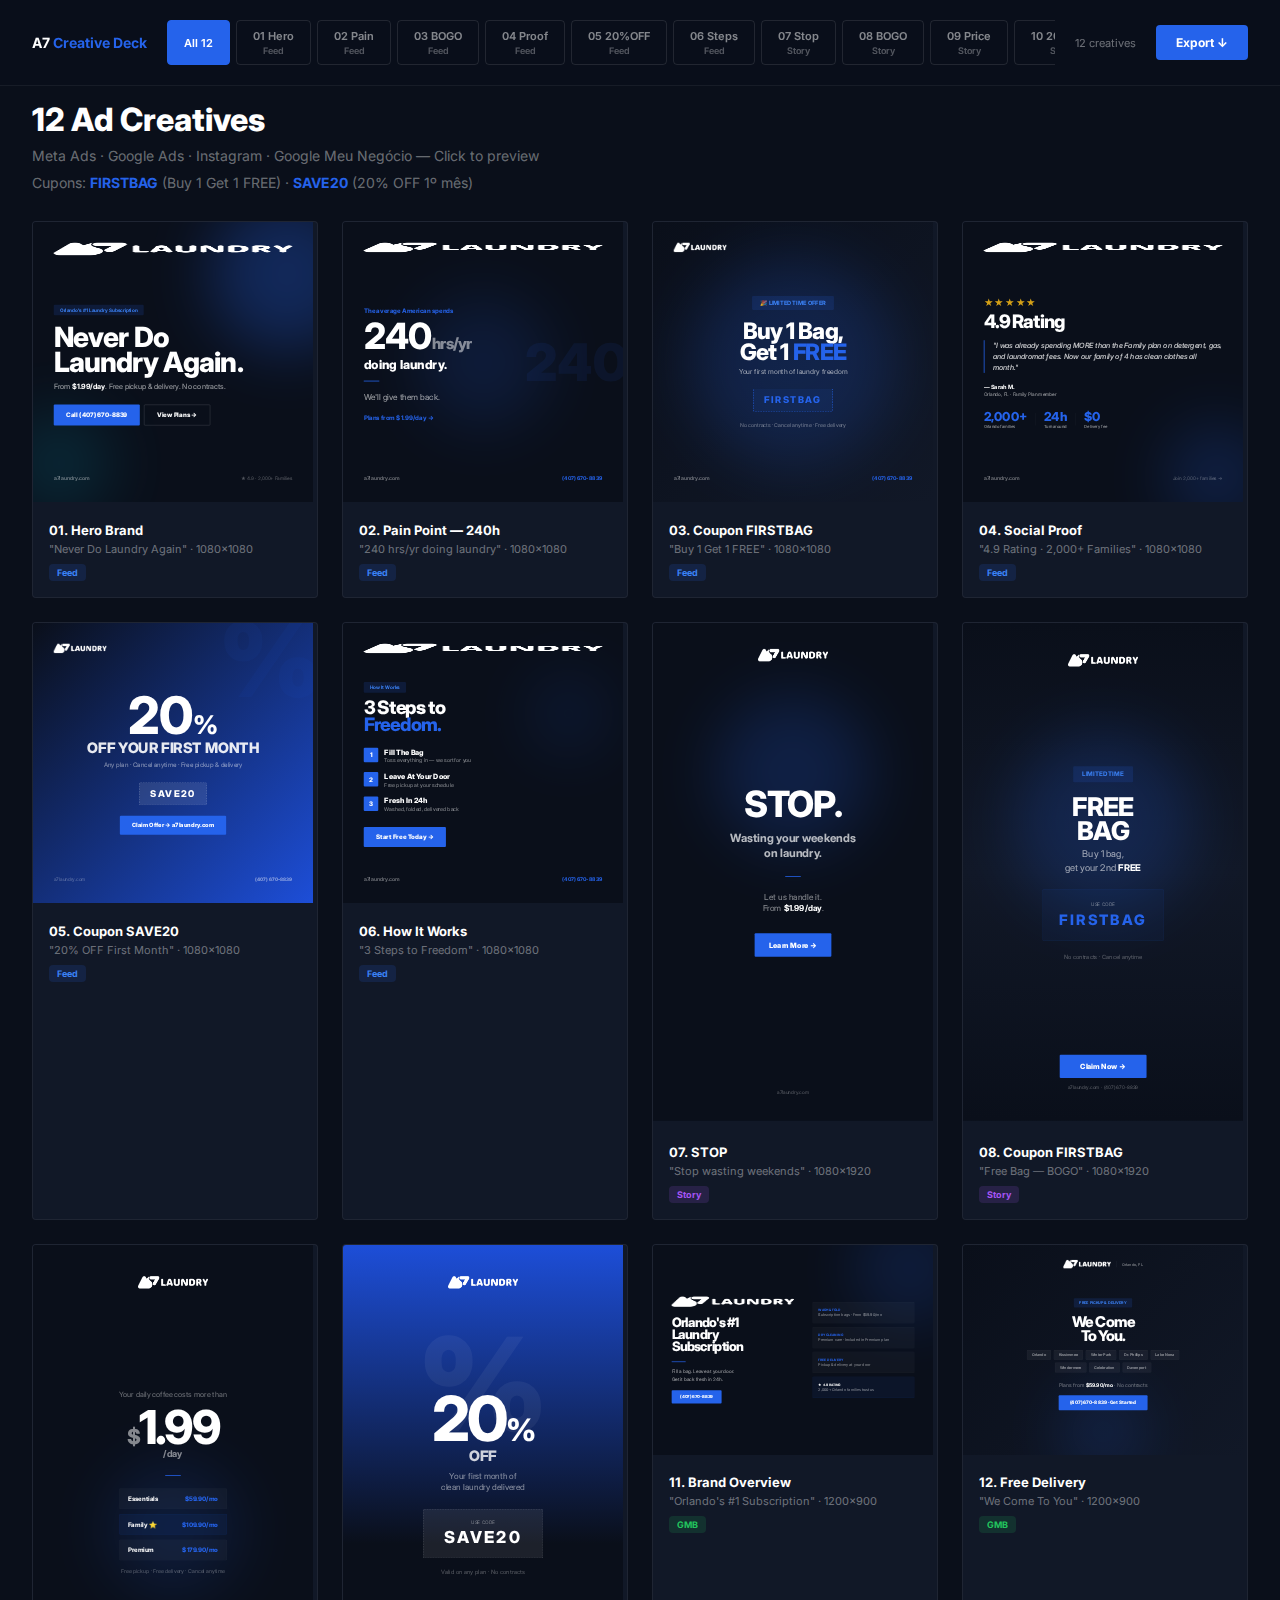
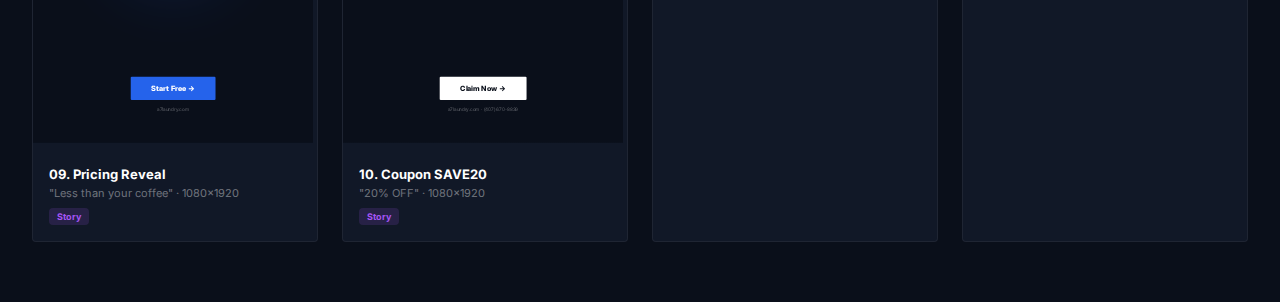
<file: criativos/index.html>
<!DOCTYPE html>
<html lang="pt-BR">
<head>
<meta charset="UTF-8">
<meta name="viewport" content="width=device-width, initial-scale=1.0">
<title>A7 Laundry — Creative Deck (12 Ads)</title>
<link href="https://fonts.googleapis.com/css2?family=Inter:wght@400;500;600;700;800;900&display=swap" rel="stylesheet">
<style>
  *{margin:0;padding:0;box-sizing:border-box}
  body{font-family:'Inter',sans-serif;background:#0a0f1a;color:#fff;min-height:100vh}

  /* ===== VIEWER UI ===== */
  .ui-bar{position:fixed;top:0;left:0;right:0;z-index:100;background:rgba(10,15,26,.95);backdrop-filter:blur(20px);border-bottom:1px solid rgba(255,255,255,.06);padding:16px 32px;display:flex;align-items:center;gap:20px}
  .ui-bar h1{font-size:14px;font-weight:700;white-space:nowrap}
  .ui-bar h1 span{color:#2563eb}
  .ui-tabs{display:flex;gap:6px;overflow-x:auto;flex:1;padding:4px 0}
  .ui-tabs::-webkit-scrollbar{display:none}
  .ui-tab{padding:8px 16px;border-radius:4px;border:1px solid rgba(255,255,255,.1);background:transparent;color:rgba(255,255,255,.5);font-size:11px;font-weight:600;cursor:pointer;white-space:nowrap;transition:.2s;font-family:inherit}
  .ui-tab:hover{border-color:rgba(255,255,255,.2);color:#fff}
  .ui-tab.active{background:#2563eb;border-color:#2563eb;color:#fff}
  .ui-tab .tab-type{font-size:9px;opacity:.6;display:block;margin-top:2px}
  .ui-info{font-size:11px;color:rgba(255,255,255,.4);white-space:nowrap}
  .ui-export{padding:10px 20px;background:#2563eb;color:#fff;border:none;border-radius:4px;font-size:12px;font-weight:700;cursor:pointer;font-family:inherit;white-space:nowrap;transition:.2s}
  .ui-export:hover{background:#3b82f6}

  /* ===== GALLERY VIEW ===== */
  .gallery{padding:100px 32px 60px;max-width:1400px;margin:0 auto}
  .gallery-title{font-size:32px;font-weight:800;margin-bottom:8px}
  .gallery-sub{font-size:14px;color:rgba(255,255,255,.4);margin-bottom:40px}
  .gallery-grid{display:grid;grid-template-columns:repeat(auto-fill,minmax(280px,1fr));gap:24px}
  .gallery-card{cursor:pointer;border:1px solid rgba(255,255,255,.06);border-radius:4px;overflow:hidden;transition:.3s;background:#111827}
  .gallery-card:hover{border-color:#2563eb;transform:translateY(-4px);box-shadow:0 0 30px rgba(37,99,235,.15)}
  .gallery-thumb{width:100%;aspect-ratio:1;overflow:hidden;position:relative}
  .gallery-thumb.story{aspect-ratio:9/16}
  .gallery-thumb.gmb{aspect-ratio:4/3}
  .gallery-card-info{padding:16px}
  .gallery-card-info h3{font-size:13px;font-weight:700;margin-bottom:4px}
  .gallery-card-info p{font-size:11px;color:rgba(255,255,255,.4)}
  .gallery-card-badge{display:inline-block;padding:3px 8px;border-radius:4px;font-size:9px;font-weight:700;margin-top:8px}
  .badge-feed{background:rgba(37,99,235,.15);color:#3b82f6}
  .badge-story{background:rgba(168,85,247,.15);color:#a855f7}
  .badge-gmb{background:rgba(34,197,94,.15);color:#22c55e}

  /* ===== SINGLE VIEW ===== */
  .single-view{display:none;padding:100px 32px 60px;min-height:100vh;align-items:center;justify-content:center}
  .single-view.active{display:flex}
  .creative-frame{position:relative;box-shadow:0 0 60px rgba(0,0,0,.5)}
  .gallery.hidden{display:none}

  /* ===== CREATIVE BASE ===== */
  .creative{position:relative;overflow:hidden;font-family:'Inter',sans-serif}
  .creative *{box-sizing:border-box}

  /* Feed: 1080x1080 */
  .size-feed{width:1080px;height:1080px}
  /* Story: 1080x1920 */
  .size-story{width:1080px;height:1920px}
  /* GMB: 1200x900 */
  .size-gmb{width:1200px;height:900px}

  /* Scale in gallery */
  .gallery-thumb .creative{transform-origin:top left}
  .gallery-thumb .size-feed{transform:scale(calc(280/1080))}
  .gallery-thumb.story .size-story{transform:scale(calc(280/1080))}
  .gallery-thumb.gmb .size-gmb{transform:scale(calc(280/1200))}

  /* Scale in single view */
  .single-view .creative-frame{transform-origin:center center}

  /* ===== SHARED CREATIVE STYLES ===== */
  .c-bg{position:absolute;inset:0;z-index:0}
  .c-overlay{position:absolute;inset:0;z-index:1}
  .c-content{position:relative;z-index:2;width:100%;height:100%;display:flex;flex-direction:column;padding:80px}
  .c-logo{height:48px;width:auto;filter:brightness(0) invert(1);margin-bottom:auto}
  .c-logo-sm{height:36px}
  .c-hook{font-weight:800;line-height:.92;letter-spacing:-3px;color:#fff}
  .c-sub{color:rgba(255,255,255,.6);line-height:1.5}
  .c-cta{display:inline-flex;align-items:center;gap:12px;padding:24px 48px;background:#2563eb;color:#fff;border-radius:4px;font-weight:800;font-size:24px}
  .c-cta-outline{background:transparent;border:2px solid rgba(255,255,255,.2)}
  .c-coupon{display:inline-block;padding:20px 40px;border:2px dashed #2563eb;border-radius:4px;font-size:36px;font-weight:800;letter-spacing:6px;color:#2563eb;background:rgba(37,99,235,.08)}
  .c-badge{display:inline-block;padding:10px 24px;background:rgba(37,99,235,.15);color:#3b82f6;border-radius:4px;font-size:18px;font-weight:700}
  .c-stars{color:#d4a017;font-size:36px;letter-spacing:4px}
  .c-divider{width:60px;height:3px;background:#2563eb;margin:20px 0}
  .c-footer{margin-top:auto;display:flex;align-items:center;justify-content:space-between}
  .c-footer-url{font-size:20px;font-weight:600;color:rgba(255,255,255,.4)}
  .c-footer-phone{font-size:20px;font-weight:700;color:#2563eb}

  /* Glow effect */
  .glow-circle{position:absolute;border-radius:50%;filter:blur(120px);opacity:.3}
  .glow-blue{background:#2563eb}
  .glow-cyan{background:#06b6d4}

  /* Number highlight */
  .c-num{font-size:200px;font-weight:900;line-height:1;color:#2563eb;opacity:.08;position:absolute}

  /* Steps */
  .c-step{display:flex;align-items:flex-start;gap:24px;margin-bottom:32px}
  .c-step-num{width:56px;height:56px;border-radius:4px;background:#2563eb;color:#fff;display:flex;align-items:center;justify-content:center;font-size:24px;font-weight:800;flex-shrink:0}
  .c-step-text h4{font-size:28px;font-weight:800;color:#fff;margin-bottom:4px}
  .c-step-text p{font-size:20px;color:rgba(255,255,255,.5)}

  /* Toast/instructions overlay */
  .export-toast{position:fixed;bottom:32px;left:50%;transform:translateX(-50%);background:#111827;border:1px solid rgba(255,255,255,.1);padding:16px 32px;border-radius:4px;font-size:13px;color:rgba(255,255,255,.6);z-index:200;display:none;white-space:nowrap}
  .export-toast.show{display:block}
  .export-toast kbd{background:rgba(255,255,255,.1);padding:2px 8px;border-radius:3px;font-size:12px;color:#fff}

  /* Coupon card */
  .coupon-card{background:rgba(37,99,235,.06);border:1px solid rgba(37,99,235,.2);border-radius:4px;padding:40px;text-align:center}

  /* Review quote */
  .c-quote{font-size:28px;font-weight:500;color:rgba(255,255,255,.8);line-height:1.5;font-style:italic;position:relative;padding-left:32px;border-left:3px solid #2563eb}

  /* Photo bg */
  .photo-overlay{position:absolute;inset:0;background:linear-gradient(180deg,rgba(10,15,26,.85) 0%,rgba(10,15,26,.95) 100%);z-index:1}
</style>
</head>
<body>

<!-- ===== TOP BAR ===== -->
<div class="ui-bar">
  <h1>A7 <span>Creative Deck</span></h1>
  <div class="ui-tabs">
    <button class="ui-tab active" onclick="showGallery()">All 12</button>
    <button class="ui-tab" data-index="0">01 Hero<span class="tab-type">Feed</span></button>
    <button class="ui-tab" data-index="1">02 Pain<span class="tab-type">Feed</span></button>
    <button class="ui-tab" data-index="2">03 BOGO<span class="tab-type">Feed</span></button>
    <button class="ui-tab" data-index="3">04 Proof<span class="tab-type">Feed</span></button>
    <button class="ui-tab" data-index="4">05 20%OFF<span class="tab-type">Feed</span></button>
    <button class="ui-tab" data-index="5">06 Steps<span class="tab-type">Feed</span></button>
    <button class="ui-tab" data-index="6">07 Stop<span class="tab-type">Story</span></button>
    <button class="ui-tab" data-index="7">08 BOGO<span class="tab-type">Story</span></button>
    <button class="ui-tab" data-index="8">09 Price<span class="tab-type">Story</span></button>
    <button class="ui-tab" data-index="9">10 20%OFF<span class="tab-type">Story</span></button>
    <button class="ui-tab" data-index="10">11 Brand<span class="tab-type">GMB</span></button>
    <button class="ui-tab" data-index="11">12 Delivery<span class="tab-type">GMB</span></button>
  </div>
  <span class="ui-info" id="sizeInfo">12 creatives</span>
  <button class="ui-export" onclick="exportTip()">Export ↓</button>
</div>

<!-- ===== GALLERY ===== -->
<div class="gallery" id="gallery">
  <h2 class="gallery-title">12 Ad Creatives</h2>
  <p class="gallery-sub">Meta Ads · Google Ads · Instagram · Google Meu Negócio — Click to preview</p>
  <p class="gallery-sub" style="margin-top:-30px;margin-bottom:30px">Cupons: <strong style="color:#2563eb">FIRSTBAG</strong> (Buy 1 Get 1 FREE) · <strong style="color:#2563eb">SAVE20</strong> (20% OFF 1º mês)</p>
  <div class="gallery-grid" id="galleryGrid"></div>
</div>

<!-- ===== SINGLE VIEW ===== -->
<div class="single-view" id="singleView">
  <div class="creative-frame" id="creativeFrame"></div>
</div>

<!-- ===== EXPORT TOAST ===== -->
<div class="export-toast" id="exportToast">
  Para exportar: <kbd>Cmd+Shift+4</kbd> (Mac) ou <kbd>Win+Shift+S</kbd> (Win) → selecione a área do criativo. Ou use DevTools → <kbd>Cmd+Shift+P</kbd> → "Screenshot node"
</div>

<!-- ===== CREATIVE TEMPLATES ===== -->

<!-- ==================== FEED 01: HERO BRAND ==================== -->
<template id="tpl-0">
<div class="creative size-feed" style="background:#0a0f1a">
  <div class="glow-circle glow-blue" style="width:600px;height:600px;right:-200px;top:-100px"></div>
  <div class="glow-circle glow-cyan" style="width:400px;height:400px;left:-100px;bottom:-50px;opacity:.15"></div>
  <div class="c-content">
    <img src="../A7 LAUNDRY-05.png" class="c-logo" alt="A7 Laundry">
    <div style="flex:1;display:flex;flex-direction:column;justify-content:center">
      <div class="c-badge" style="margin-bottom:32px;align-self:flex-start">Orlando's #1 Laundry Subscription</div>
      <h2 class="c-hook" style="font-size:108px;margin-bottom:24px">Never Do<br>Laundry Again.</h2>
      <p class="c-sub" style="font-size:28px;margin-bottom:48px">From <strong style="color:#fff">$1.99/day</strong>. Free pickup & delivery. No contracts.</p>
      <div style="display:flex;gap:16px">
        <div class="c-cta">Call (407) 670-8839</div>
        <div class="c-cta c-cta-outline">View Plans →</div>
      </div>
    </div>
    <div class="c-footer">
      <span class="c-footer-url">a7laundry.com</span>
      <span style="font-size:18px;color:rgba(255,255,255,.3)">★ 4.9 · 2,000+ Families</span>
    </div>
  </div>
</div>
</template>

<!-- ==================== FEED 02: PAIN POINT ==================== -->
<template id="tpl-1">
<div class="creative size-feed" style="background:#0a0f1a">
  <div class="c-num" style="right:-20px;top:50%;transform:translateY(-50%)">240</div>
  <div class="glow-circle glow-blue" style="width:500px;height:500px;left:50%;top:50%;transform:translate(-50%,-50%);opacity:.15"></div>
  <div class="c-content">
    <img src="../A7 LAUNDRY-05.png" class="c-logo c-logo-sm" alt="A7 Laundry">
    <div style="flex:1;display:flex;flex-direction:column;justify-content:center">
      <p class="c-sub" style="font-size:24px;margin-bottom:16px;color:#2563eb;font-weight:700">The average American spends</p>
      <h2 class="c-hook" style="font-size:140px;margin-bottom:16px">240<span style="font-size:60px;opacity:.5">hrs/yr</span></h2>
      <h3 style="font-size:48px;font-weight:800;color:#fff;margin-bottom:12px">doing laundry.</h3>
      <div class="c-divider"></div>
      <p class="c-sub" style="font-size:32px;margin-top:16px">We'll give them back.</p>
      <p style="font-size:24px;color:#2563eb;font-weight:700;margin-top:40px">Plans from $1.99/day →</p>
    </div>
    <div class="c-footer">
      <span class="c-footer-url">a7laundry.com</span>
      <span class="c-footer-phone">(407) 670-8839</span>
    </div>
  </div>
</div>
</template>

<!-- ==================== FEED 03: COUPON FIRSTBAG (BOGO) ==================== -->
<template id="tpl-2">
<div class="creative size-feed" style="background:linear-gradient(135deg,#0a0f1a 0%,#111827 100%)">
  <div class="glow-circle glow-blue" style="width:800px;height:800px;left:50%;top:50%;transform:translate(-50%,-50%);opacity:.2"></div>
  <div class="c-content" style="align-items:center;text-align:center;justify-content:center">
    <img src="../A7 LAUNDRY-05.png" class="c-logo c-logo-sm" alt="A7 Laundry" style="position:absolute;top:80px;left:80px">
    <div class="c-badge" style="margin-bottom:40px;font-size:22px;padding:14px 32px">🎉 LIMITED TIME OFFER</div>
    <h2 class="c-hook" style="font-size:88px;margin-bottom:16px">Buy 1 Bag,<br>Get 1 <span style="color:#2563eb">FREE</span></h2>
    <p class="c-sub" style="font-size:26px;margin-bottom:48px">Your first month of laundry freedom</p>
    <div class="c-coupon" style="margin-bottom:40px">FIRSTBAG</div>
    <p style="font-size:20px;color:rgba(255,255,255,.4)">No contracts · Cancel anytime · Free delivery</p>
    <div class="c-footer" style="position:absolute;bottom:80px;left:80px;right:80px">
      <span class="c-footer-url">a7laundry.com</span>
      <span class="c-footer-phone">(407) 670-8839</span>
    </div>
  </div>
</div>
</template>

<!-- ==================== FEED 04: SOCIAL PROOF ==================== -->
<template id="tpl-3">
<div class="creative size-feed" style="background:#0a0f1a">
  <div class="glow-circle glow-blue" style="width:400px;height:400px;right:-100px;bottom:-100px;opacity:.2"></div>
  <div class="c-content">
    <img src="../A7 LAUNDRY-05.png" class="c-logo c-logo-sm" alt="A7 Laundry">
    <div style="flex:1;display:flex;flex-direction:column;justify-content:center">
      <div class="c-stars" style="margin-bottom:16px">★★★★★</div>
      <h2 class="c-hook" style="font-size:72px;margin-bottom:40px">4.9 Rating</h2>
      <div class="c-quote" style="margin-bottom:40px">
        "I was already spending MORE than the Family plan on detergent, gas, and laundromat fees. Now our family of 4 has clean clothes all month."
      </div>
      <p style="font-size:22px;font-weight:700;color:#fff;margin-bottom:4px">— Sarah M.</p>
      <p class="c-sub" style="font-size:18px">Orlando, FL · Family Plan member</p>
      <div style="margin-top:40px;display:flex;gap:32px;align-items:center">
        <div>
          <p style="font-size:48px;font-weight:800;color:#2563eb">2,000+</p>
          <p class="c-sub" style="font-size:16px">Orlando families</p>
        </div>
        <div style="width:1px;height:48px;background:rgba(255,255,255,.1)"></div>
        <div>
          <p style="font-size:48px;font-weight:800;color:#2563eb">24h</p>
          <p class="c-sub" style="font-size:16px">Turnaround</p>
        </div>
        <div style="width:1px;height:48px;background:rgba(255,255,255,.1)"></div>
        <div>
          <p style="font-size:48px;font-weight:800;color:#2563eb">$0</p>
          <p class="c-sub" style="font-size:16px">Delivery fee</p>
        </div>
      </div>
    </div>
    <div class="c-footer">
      <span class="c-footer-url">a7laundry.com</span>
      <span style="font-size:18px;color:rgba(255,255,255,.3)">Join 2,000+ families →</span>
    </div>
  </div>
</div>
</template>

<!-- ==================== FEED 05: COUPON SAVE20 ==================== -->
<template id="tpl-4">
<div class="creative size-feed" style="background:linear-gradient(135deg,#0a0f1a 0%,#1d4ed8 100%)">
  <div class="c-num" style="right:-40px;top:-60px;font-size:400px;opacity:.05">%</div>
  <div class="c-content" style="align-items:center;text-align:center;justify-content:center">
    <img src="../A7 LAUNDRY-05.png" class="c-logo c-logo-sm" alt="A7 Laundry" style="position:absolute;top:80px;left:80px">
    <h2 class="c-hook" style="font-size:200px;margin-bottom:0;color:#fff">20<span style="font-size:100px">%</span></h2>
    <h3 style="font-size:56px;font-weight:800;color:rgba(255,255,255,.9);margin-bottom:16px">OFF YOUR FIRST MONTH</h3>
    <p class="c-sub" style="font-size:24px;margin-bottom:48px;color:rgba(255,255,255,.5)">Any plan · Cancel anytime · Free pickup & delivery</p>
    <div class="c-coupon" style="background:rgba(255,255,255,.1);border-color:rgba(255,255,255,.3);color:#fff;margin-bottom:40px">SAVE20</div>
    <div class="c-cta" style="font-size:22px">Claim Offer → a7laundry.com</div>
    <div class="c-footer" style="position:absolute;bottom:80px;left:80px;right:80px">
      <span style="font-size:18px;color:rgba(255,255,255,.3)">a7laundry.com</span>
      <span style="font-size:18px;font-weight:700;color:rgba(255,255,255,.5)">(407) 670-8839</span>
    </div>
  </div>
</div>
</template>

<!-- ==================== FEED 06: HOW IT WORKS ==================== -->
<template id="tpl-5">
<div class="creative size-feed" style="background:#0a0f1a">
  <div class="glow-circle glow-blue" style="width:300px;height:300px;right:60px;top:200px;opacity:.12"></div>
  <div class="c-content">
    <img src="../A7 LAUNDRY-05.png" class="c-logo c-logo-sm" alt="A7 Laundry">
    <div style="flex:1;display:flex;flex-direction:column;justify-content:center">
      <div class="c-badge" style="margin-bottom:24px;align-self:flex-start">How It Works</div>
      <h2 class="c-hook" style="font-size:72px;margin-bottom:56px">3 Steps to<br><span style="color:#2563eb">Freedom.</span></h2>
      <div class="c-step">
        <div class="c-step-num">1</div>
        <div class="c-step-text">
          <h4>Fill The Bag</h4>
          <p>Toss everything in — we sort for you</p>
        </div>
      </div>
      <div class="c-step">
        <div class="c-step-num">2</div>
        <div class="c-step-text">
          <h4>Leave At Your Door</h4>
          <p>Free pickup at your schedule</p>
        </div>
      </div>
      <div class="c-step">
        <div class="c-step-num">3</div>
        <div class="c-step-text">
          <h4>Fresh In 24h</h4>
          <p>Washed, folded, delivered back</p>
        </div>
      </div>
      <div class="c-cta" style="align-self:flex-start;margin-top:24px">Start Free Today →</div>
    </div>
    <div class="c-footer">
      <span class="c-footer-url">a7laundry.com</span>
      <span class="c-footer-phone">(407) 670-8839</span>
    </div>
  </div>
</div>
</template>

<!-- ==================== STORY 07: STOP ==================== -->
<template id="tpl-6">
<div class="creative size-story" style="background:#0a0f1a">
  <div class="glow-circle glow-blue" style="width:600px;height:600px;left:50%;top:30%;transform:translate(-50%,-50%);opacity:.2"></div>
  <div class="c-content" style="padding:120px 80px;justify-content:center;text-align:center;align-items:center">
    <img src="../A7 LAUNDRY-05.png" class="c-logo" alt="A7 Laundry" style="position:absolute;top:100px;left:50%;transform:translateX(-50%)">
    <h2 class="c-hook" style="font-size:140px;margin-bottom:40px;letter-spacing:-5px">STOP.</h2>
    <p style="font-size:44px;font-weight:700;color:rgba(255,255,255,.7);line-height:1.3;margin-bottom:60px">Wasting your weekends<br>on laundry.</p>
    <div class="c-divider" style="margin:0 auto 60px"></div>
    <p style="font-size:32px;color:rgba(255,255,255,.5);margin-bottom:80px">Let us handle it.<br>From <strong style="color:#fff">$1.99/day</strong>.</p>
    <div class="c-cta" style="font-size:28px;padding:28px 56px">Learn More →</div>
    <div style="position:absolute;bottom:100px;left:50%;transform:translateX(-50%);text-align:center">
      <p style="font-size:18px;color:rgba(255,255,255,.3)">a7laundry.com</p>
    </div>
  </div>
</div>
</template>

<!-- ==================== STORY 08: COUPON FIRSTBAG ==================== -->
<template id="tpl-7">
<div class="creative size-story" style="background:linear-gradient(180deg,#0a0f1a 0%,#111827 50%,#0a0f1a 100%)">
  <div class="glow-circle glow-blue" style="width:700px;height:700px;left:50%;top:40%;transform:translate(-50%,-50%);opacity:.2"></div>
  <div class="c-content" style="padding:120px 80px;align-items:center;text-align:center">
    <img src="../A7 LAUNDRY-05.png" class="c-logo" alt="A7 Laundry" style="margin-bottom:60px">
    <div style="flex:1;display:flex;flex-direction:column;align-items:center;justify-content:center">
      <div class="c-badge" style="font-size:24px;padding:16px 36px;margin-bottom:48px">LIMITED TIME</div>
      <h2 class="c-hook" style="font-size:100px;margin-bottom:20px">FREE<br>BAG</h2>
      <p style="font-size:36px;color:rgba(255,255,255,.6);margin-bottom:60px;line-height:1.4">Buy 1 bag,<br>get your 2nd <strong style="color:#fff">FREE</strong></p>
      <div style="background:rgba(37,99,235,.06);border:1px solid rgba(37,99,235,.2);border-radius:4px;padding:48px 64px;margin-bottom:48px">
        <p style="font-size:18px;color:rgba(255,255,255,.4);margin-bottom:12px">USE CODE</p>
        <p style="font-size:56px;font-weight:800;color:#2563eb;letter-spacing:8px">FIRSTBAG</p>
      </div>
      <p style="font-size:22px;color:rgba(255,255,255,.3)">No contracts · Cancel anytime</p>
    </div>
    <div class="c-cta" style="font-size:28px;padding:28px 80px;margin-top:40px">Claim Now →</div>
    <p style="font-size:18px;color:rgba(255,255,255,.3);margin-top:24px">a7laundry.com · (407) 670-8839</p>
  </div>
</div>
</template>

<!-- ==================== STORY 09: PRICING ==================== -->
<template id="tpl-8">
<div class="creative size-story" style="background:#0a0f1a">
  <div class="glow-circle glow-blue" style="width:500px;height:500px;left:50%;bottom:30%;transform:translateX(-50%);opacity:.15"></div>
  <div class="c-content" style="padding:120px 80px;align-items:center;text-align:center">
    <img src="../A7 LAUNDRY-05.png" class="c-logo" alt="A7 Laundry">
    <div style="flex:1;display:flex;flex-direction:column;align-items:center;justify-content:center">
      <p style="font-size:28px;color:rgba(255,255,255,.4);margin-bottom:24px">Your daily coffee costs more than</p>
      <h2 class="c-hook" style="font-size:180px;margin-bottom:0;letter-spacing:-8px"><span style="font-size:80px;opacity:.5">$</span>1.99</h2>
      <p style="font-size:36px;font-weight:700;color:rgba(255,255,255,.5);margin-bottom:60px">/day</p>
      <div class="c-divider" style="margin:0 auto 48px"></div>
      <div style="display:flex;flex-direction:column;gap:20px;width:100%;max-width:600px">
        <div style="display:flex;justify-content:space-between;padding:24px 32px;background:rgba(255,255,255,.03);border-radius:4px;border:1px solid rgba(255,255,255,.06)">
          <span style="font-size:24px;font-weight:700;color:#fff">Essentials</span>
          <span style="font-size:24px;font-weight:800;color:#2563eb">$59.90/mo</span>
        </div>
        <div style="display:flex;justify-content:space-between;padding:24px 32px;background:rgba(37,99,235,.08);border-radius:4px;border:1px solid rgba(37,99,235,.2)">
          <span style="font-size:24px;font-weight:700;color:#fff">Family ⭐</span>
          <span style="font-size:24px;font-weight:800;color:#2563eb">$109.90/mo</span>
        </div>
        <div style="display:flex;justify-content:space-between;padding:24px 32px;background:rgba(255,255,255,.03);border-radius:4px;border:1px solid rgba(255,255,255,.06)">
          <span style="font-size:24px;font-weight:700;color:#fff">Premium</span>
          <span style="font-size:24px;font-weight:800;color:#2563eb">$179.90/mo</span>
        </div>
      </div>
      <p style="font-size:20px;color:rgba(255,255,255,.3);margin-top:32px">Free pickup · Free delivery · Cancel anytime</p>
    </div>
    <div class="c-cta" style="font-size:28px;padding:28px 80px">Start Free →</div>
    <p style="font-size:18px;color:rgba(255,255,255,.3);margin-top:24px">a7laundry.com</p>
  </div>
</div>
</template>

<!-- ==================== STORY 10: COUPON SAVE20 ==================== -->
<template id="tpl-9">
<div class="creative size-story" style="background:linear-gradient(180deg,#1d4ed8 0%,#0a0f1a 60%)">
  <div class="c-num" style="left:50%;top:15%;transform:translateX(-50%);font-size:500px;opacity:.05;color:#fff">%</div>
  <div class="c-content" style="padding:120px 80px;align-items:center;text-align:center">
    <img src="../A7 LAUNDRY-05.png" class="c-logo" alt="A7 Laundry">
    <div style="flex:1;display:flex;flex-direction:column;align-items:center;justify-content:center">
      <h2 class="c-hook" style="font-size:240px;margin-bottom:0;letter-spacing:-10px">20<span style="font-size:120px">%</span></h2>
      <h3 style="font-size:56px;font-weight:800;color:rgba(255,255,255,.8);margin-bottom:20px">OFF</h3>
      <p style="font-size:32px;color:rgba(255,255,255,.5);margin-bottom:60px;line-height:1.4">Your first month of<br>clean laundry delivered</p>
      <div style="background:rgba(255,255,255,.08);border:2px dashed rgba(255,255,255,.2);border-radius:4px;padding:40px 80px;margin-bottom:40px">
        <p style="font-size:18px;color:rgba(255,255,255,.4);margin-bottom:8px">USE CODE</p>
        <p style="font-size:64px;font-weight:800;color:#fff;letter-spacing:8px">SAVE20</p>
      </div>
      <p style="font-size:22px;color:rgba(255,255,255,.3)">Valid on any plan · No contracts</p>
    </div>
    <div class="c-cta" style="font-size:28px;padding:28px 80px;background:#fff;color:#0a0f1a">Claim Now →</div>
    <p style="font-size:18px;color:rgba(255,255,255,.3);margin-top:24px">a7laundry.com · (407) 670-8839</p>
  </div>
</div>
</template>

<!-- ==================== GMB 11: BRAND OVERVIEW ==================== -->
<template id="tpl-10">
<div class="creative size-gmb" style="background:#0a0f1a">
  <div class="glow-circle glow-blue" style="width:500px;height:500px;right:-150px;top:-150px;opacity:.15"></div>
  <div class="c-content" style="padding:64px 80px;flex-direction:row;gap:80px">
    <div style="flex:1.2;display:flex;flex-direction:column;justify-content:center">
      <img src="../A7 LAUNDRY-05.png" class="c-logo" alt="A7 Laundry" style="margin-bottom:40px;height:44px">
      <h2 class="c-hook" style="font-size:56px;margin-bottom:20px">Orlando's #1<br>Laundry<br>Subscription</h2>
      <div class="c-divider" style="margin-bottom:24px"></div>
      <p class="c-sub" style="font-size:20px;margin-bottom:32px;line-height:1.6">Fill a bag. Leave at your door.<br>Get it back fresh in 24h.</p>
      <div class="c-cta" style="font-size:18px;padding:18px 36px;align-self:flex-start">(407) 670-8839</div>
    </div>
    <div style="flex:1;display:flex;flex-direction:column;gap:16px;justify-content:center">
      <div style="padding:24px;background:rgba(255,255,255,.03);border:1px solid rgba(255,255,255,.06);border-radius:4px">
        <p style="font-size:14px;color:#2563eb;font-weight:700;margin-bottom:4px">WASH & FOLD</p>
        <p style="font-size:16px;color:rgba(255,255,255,.5)">Subscription bags · From $59.90/mo</p>
      </div>
      <div style="padding:24px;background:rgba(255,255,255,.03);border:1px solid rgba(255,255,255,.06);border-radius:4px">
        <p style="font-size:14px;color:#2563eb;font-weight:700;margin-bottom:4px">DRY CLEANING</p>
        <p style="font-size:16px;color:rgba(255,255,255,.5)">Premium care · Included in Premium plan</p>
      </div>
      <div style="padding:24px;background:rgba(255,255,255,.03);border:1px solid rgba(255,255,255,.06);border-radius:4px">
        <p style="font-size:14px;color:#2563eb;font-weight:700;margin-bottom:4px">FREE DELIVERY</p>
        <p style="font-size:16px;color:rgba(255,255,255,.5)">Pickup & delivery at your door</p>
      </div>
      <div style="padding:24px;background:rgba(37,99,235,.08);border:1px solid rgba(37,99,235,.15);border-radius:4px">
        <p style="font-size:14px;font-weight:700;color:#fff;margin-bottom:4px">★ 4.9 RATING</p>
        <p style="font-size:16px;color:rgba(255,255,255,.5)">2,000+ Orlando families trust us</p>
      </div>
    </div>
  </div>
</div>
</template>

<!-- ==================== GMB 12: FREE DELIVERY ==================== -->
<template id="tpl-11">
<div class="creative size-gmb" style="background:linear-gradient(135deg,#0a0f1a 0%,#111827 100%)">
  <div class="glow-circle glow-blue" style="width:400px;height:400px;left:50%;bottom:-100px;transform:translateX(-50%);opacity:.15"></div>
  <div class="c-content" style="padding:64px 80px;align-items:center;text-align:center">
    <div style="display:flex;align-items:center;gap:24px;margin-bottom:auto">
      <img src="../A7 LAUNDRY-05.png" class="c-logo c-logo-sm" alt="A7 Laundry" style="margin-bottom:0">
      <div style="width:1px;height:28px;background:rgba(255,255,255,.15)"></div>
      <span style="font-size:16px;color:rgba(255,255,255,.4);font-weight:600">Orlando, FL</span>
    </div>
    <div style="flex:1;display:flex;flex-direction:column;align-items:center;justify-content:center">
      <div class="c-badge" style="margin-bottom:32px;font-size:16px">FREE PICKUP & DELIVERY</div>
      <h2 class="c-hook" style="font-size:64px;margin-bottom:32px">We Come<br>To You.</h2>
      <div style="display:flex;flex-wrap:wrap;gap:12px;justify-content:center;margin-bottom:40px;max-width:700px">
        <span style="padding:10px 20px;background:rgba(255,255,255,.05);border:1px solid rgba(255,255,255,.08);border-radius:4px;font-size:16px;color:rgba(255,255,255,.5);font-weight:600">Orlando</span>
        <span style="padding:10px 20px;background:rgba(255,255,255,.05);border:1px solid rgba(255,255,255,.08);border-radius:4px;font-size:16px;color:rgba(255,255,255,.5);font-weight:600">Kissimmee</span>
        <span style="padding:10px 20px;background:rgba(255,255,255,.05);border:1px solid rgba(255,255,255,.08);border-radius:4px;font-size:16px;color:rgba(255,255,255,.5);font-weight:600">Winter Park</span>
        <span style="padding:10px 20px;background:rgba(255,255,255,.05);border:1px solid rgba(255,255,255,.08);border-radius:4px;font-size:16px;color:rgba(255,255,255,.5);font-weight:600">Dr. Phillips</span>
        <span style="padding:10px 20px;background:rgba(255,255,255,.05);border:1px solid rgba(255,255,255,.08);border-radius:4px;font-size:16px;color:rgba(255,255,255,.5);font-weight:600">Lake Nona</span>
        <span style="padding:10px 20px;background:rgba(255,255,255,.05);border:1px solid rgba(255,255,255,.08);border-radius:4px;font-size:16px;color:rgba(255,255,255,.5);font-weight:600">Windermere</span>
        <span style="padding:10px 20px;background:rgba(255,255,255,.05);border:1px solid rgba(255,255,255,.08);border-radius:4px;font-size:16px;color:rgba(255,255,255,.5);font-weight:600">Celebration</span>
        <span style="padding:10px 20px;background:rgba(255,255,255,.05);border:1px solid rgba(255,255,255,.08);border-radius:4px;font-size:16px;color:rgba(255,255,255,.5);font-weight:600">Davenport</span>
      </div>
      <p style="font-size:22px;color:rgba(255,255,255,.4);margin-bottom:32px">Plans from <strong style="color:#fff">$59.90/mo</strong> · No contracts</p>
      <div class="c-cta" style="font-size:20px;padding:20px 48px">(407) 670-8839 · Get Started</div>
    </div>
  </div>
</div>
</template>

<script>
  // ===== CREATIVE DATA =====
  const creatives = [
    { id: 0, name: 'Hero Brand', type: 'Feed', size: '1080×1080', w: 1080, h: 1080, hook: '"Never Do Laundry Again"' },
    { id: 1, name: 'Pain Point — 240h', type: 'Feed', size: '1080×1080', w: 1080, h: 1080, hook: '"240 hrs/yr doing laundry"' },
    { id: 2, name: 'Coupon FIRSTBAG', type: 'Feed', size: '1080×1080', w: 1080, h: 1080, hook: '"Buy 1 Get 1 FREE"' },
    { id: 3, name: 'Social Proof', type: 'Feed', size: '1080×1080', w: 1080, h: 1080, hook: '"4.9 Rating · 2,000+ Families"' },
    { id: 4, name: 'Coupon SAVE20', type: 'Feed', size: '1080×1080', w: 1080, h: 1080, hook: '"20% OFF First Month"' },
    { id: 5, name: 'How It Works', type: 'Feed', size: '1080×1080', w: 1080, h: 1080, hook: '"3 Steps to Freedom"' },
    { id: 6, name: 'STOP', type: 'Story', size: '1080×1920', w: 1080, h: 1920, hook: '"Stop wasting weekends"' },
    { id: 7, name: 'Coupon FIRSTBAG', type: 'Story', size: '1080×1920', w: 1080, h: 1920, hook: '"Free Bag — BOGO"' },
    { id: 8, name: 'Pricing Reveal', type: 'Story', size: '1080×1920', w: 1080, h: 1920, hook: '"Less than your coffee"' },
    { id: 9, name: 'Coupon SAVE20', type: 'Story', size: '1080×1920', w: 1080, h: 1920, hook: '"20% OFF"' },
    { id: 10, name: 'Brand Overview', type: 'GMB', size: '1200×900', w: 1200, h: 900, hook: '"Orlando\'s #1 Subscription"' },
    { id: 11, name: 'Free Delivery', type: 'GMB', size: '1200×900', w: 1200, h: 900, hook: '"We Come To You"' },
  ];

  const galleryGrid = document.getElementById('galleryGrid');
  const gallery = document.getElementById('gallery');
  const singleView = document.getElementById('singleView');
  const creativeFrame = document.getElementById('creativeFrame');
  const sizeInfo = document.getElementById('sizeInfo');
  const tabs = document.querySelectorAll('.ui-tab[data-index]');

  // Build gallery cards
  creatives.forEach((c, i) => {
    const thumbClass = c.type === 'Story' ? 'story' : c.type === 'GMB' ? 'gmb' : '';
    const badgeClass = c.type === 'Feed' ? 'badge-feed' : c.type === 'Story' ? 'badge-story' : 'badge-gmb';
    const tpl = document.getElementById('tpl-' + i);

    const card = document.createElement('div');
    card.className = 'gallery-card';
    card.onclick = () => showSingle(i);
    card.innerHTML = `
      <div class="gallery-thumb ${thumbClass}">${tpl.innerHTML}</div>
      <div class="gallery-card-info">
        <h3>${String(i+1).padStart(2,'0')}. ${c.name}</h3>
        <p>${c.hook} · ${c.size}</p>
        <span class="gallery-card-badge ${badgeClass}">${c.type}</span>
      </div>
    `;
    galleryGrid.appendChild(card);
  });

  function showGallery() {
    gallery.classList.remove('hidden');
    singleView.classList.remove('active');
    sizeInfo.textContent = '12 creatives';
    tabs.forEach(t => t.classList.remove('active'));
    document.querySelector('.ui-tab:not([data-index])').classList.add('active');
  }

  function showSingle(index) {
    const c = creatives[index];
    const tpl = document.getElementById('tpl-' + index);

    gallery.classList.add('hidden');
    singleView.classList.add('active');

    creativeFrame.innerHTML = tpl.innerHTML;
    sizeInfo.textContent = `${c.type} · ${c.size} · ${c.name}`;

    // Scale to fit viewport
    const vw = window.innerWidth - 64;
    const vh = window.innerHeight - 140;
    const scaleX = vw / c.w;
    const scaleY = vh / c.h;
    const scale = Math.min(scaleX, scaleY, 1);
    creativeFrame.style.transform = `scale(${scale})`;
    creativeFrame.style.width = c.w + 'px';
    creativeFrame.style.height = c.h + 'px';

    // Update tabs
    tabs.forEach(t => t.classList.remove('active'));
    document.querySelector('.ui-tab:not([data-index])').classList.remove('active');
    if (tabs[index]) tabs[index].classList.add('active');
  }

  // Tab clicks
  tabs.forEach(tab => {
    tab.addEventListener('click', () => showSingle(parseInt(tab.dataset.index)));
  });

  // Keyboard nav
  let currentIndex = -1;
  document.addEventListener('keydown', (e) => {
    if (e.key === 'Escape') { showGallery(); currentIndex = -1; }
    if (e.key === 'ArrowRight' || e.key === 'ArrowDown') {
      currentIndex = Math.min(currentIndex + 1, 11);
      showSingle(currentIndex);
    }
    if (e.key === 'ArrowLeft' || e.key === 'ArrowUp') {
      currentIndex = Math.max(currentIndex - 1, 0);
      showSingle(currentIndex);
    }
  });

  function exportTip() {
    const toast = document.getElementById('exportToast');
    toast.classList.add('show');
    setTimeout(() => toast.classList.remove('show'), 5000);
  }
</script>
</body>
</html>
</file>
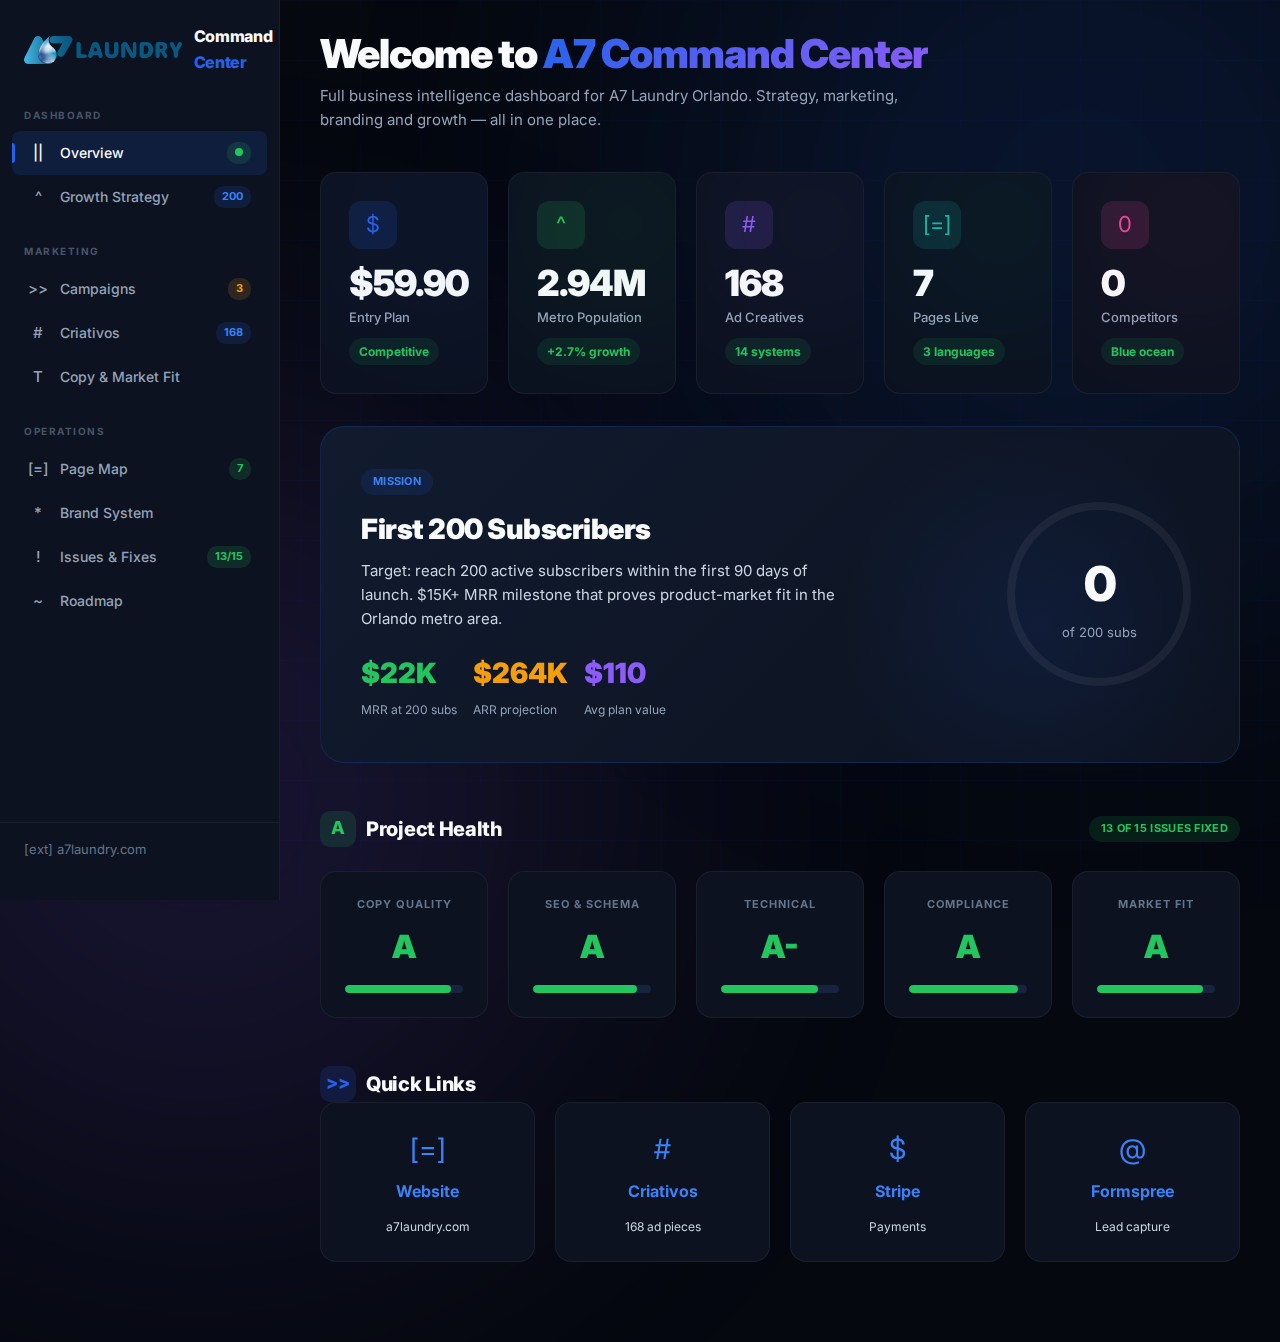
<file: a7-command-center.html>
<!DOCTYPE html>
<html lang="en">
<head>
<meta charset="UTF-8">
<meta name="viewport" content="width=device-width,initial-scale=1">
<title>A7 Laundry — Command Center</title>
<meta name="robots" content="noindex,nofollow">
<link href="https://fonts.googleapis.com/css2?family=Inter:wght@400;500;600;700;800;900&display=swap" rel="stylesheet">
<style>
*{margin:0;padding:0;box-sizing:border-box}
:root{
  --bg:#05080f;--surface:#0c1220;--surface-2:#111b2e;--surface-3:#182340;
  --primary:#2563eb;--primary-dark:#1d4ed8;--primary-light:#3b82f6;--primary-glow:rgba(37,99,235,.15);
  --green:#22c55e;--amber:#f59e0b;--red:#ef4444;--purple:#8b5cf6;--teal:#14b8a6;--pink:#ec4899;
  --white:#f8fafc;--gray-100:#f1f5f9;--gray-200:#e2e8f0;--gray-300:#cbd5e1;
  --gray-400:#94a3b8;--gray-500:#64748b;--gray-600:#475569;--gray-700:#334155;
  --radius:8px;--radius-lg:16px;--radius-xl:24px;
  --shadow-glow:0 0 60px rgba(37,99,235,.08);
  --transition:.3s cubic-bezier(.4,0,.2,1);
}
body{font-family:Inter,system-ui,sans-serif;background:var(--bg);color:var(--white);line-height:1.6;-webkit-font-smoothing:antialiased;overflow-x:hidden}
a{color:var(--primary-light);text-decoration:none;transition:var(--transition)}
a:hover{color:var(--white)}

/* Animated background */
.bg-grid{position:fixed;inset:0;background-image:
  linear-gradient(rgba(37,99,235,.03) 1px,transparent 1px),
  linear-gradient(90deg,rgba(37,99,235,.03) 1px,transparent 1px);
  background-size:60px 60px;pointer-events:none;z-index:0}
.bg-glow{position:fixed;width:800px;height:800px;border-radius:50%;filter:blur(200px);opacity:.15;pointer-events:none;z-index:0}
.bg-glow-1{top:-200px;right:-200px;background:var(--primary)}
.bg-glow-2{bottom:-300px;left:-200px;background:var(--purple)}

/* Layout */
.app{position:relative;z-index:1}
.container{max-width:1440px;margin:0 auto;padding:0 32px}
@media(max-width:640px){.container{padding:0 16px}}

/* Sidebar + Main */
.layout{display:flex;min-height:100vh}
.sidebar{width:280px;background:var(--surface);border-right:1px solid rgba(255,255,255,.06);padding:24px 0;position:fixed;top:0;bottom:0;left:0;z-index:100;display:flex;flex-direction:column;transition:var(--transition)}
.sidebar-logo{padding:0 24px;margin-bottom:32px;display:flex;align-items:center;gap:12px}
.sidebar-logo img{height:32px}
.sidebar-logo h2{font-size:16px;font-weight:800;letter-spacing:-.3px}
.sidebar-logo h2 span{color:var(--primary)}

.nav-section{padding:0 12px;margin-bottom:24px}
.nav-section-title{font-size:10px;font-weight:700;text-transform:uppercase;letter-spacing:1.5px;color:var(--gray-600);padding:0 12px;margin-bottom:8px}
.nav-item{display:flex;align-items:center;gap:12px;padding:10px 16px;border-radius:var(--radius);font-size:14px;font-weight:500;color:var(--gray-400);cursor:pointer;transition:var(--transition);position:relative}
.nav-item:hover{color:var(--white);background:rgba(255,255,255,.04)}
.nav-item.active{color:var(--white);background:var(--primary-glow)}
.nav-item.active::before{content:"";position:absolute;left:0;top:50%;transform:translateY(-50%);width:3px;height:20px;background:var(--primary);border-radius:0 3px 3px 0}
.nav-item .nav-icon{width:20px;text-align:center;font-size:15px;flex-shrink:0}
.nav-badge{margin-left:auto;font-size:11px;font-weight:700;padding:2px 8px;border-radius:10px;background:rgba(37,99,235,.15);color:var(--primary-light)}
.nav-badge.green{background:rgba(34,197,94,.15);color:var(--green)}
.nav-badge.amber{background:rgba(245,158,11,.15);color:var(--amber)}
.nav-badge.red{background:rgba(239,68,68,.15);color:var(--red)}

.sidebar-footer{margin-top:auto;padding:16px 24px;border-top:1px solid rgba(255,255,255,.06)}
.sidebar-footer a{display:flex;align-items:center;gap:8px;font-size:13px;color:var(--gray-500);transition:var(--transition)}
.sidebar-footer a:hover{color:var(--primary-light)}

.main{margin-left:280px;flex:1;padding:32px 40px;min-height:100vh}
@media(max-width:1024px){
  .sidebar{transform:translateX(-100%)}
  .sidebar.open{transform:translateX(0)}
  .main{margin-left:0;padding:24px 16px}
  .mobile-toggle{display:flex!important}
}

/* Mobile toggle */
.mobile-toggle{display:none;position:fixed;top:16px;left:16px;z-index:200;width:44px;height:44px;border-radius:var(--radius);background:var(--surface);border:1px solid rgba(255,255,255,.1);align-items:center;justify-content:center;font-size:20px;cursor:pointer;color:var(--white)}

/* Page Header */
.page-header{margin-bottom:40px}
.page-header h1{font-size:clamp(28px,4vw,40px);font-weight:900;letter-spacing:-1px;line-height:1.1}
.page-header h1 span{background:linear-gradient(135deg,var(--primary),var(--purple));-webkit-background-clip:text;-webkit-text-fill-color:transparent}
.page-header p{color:var(--gray-400);font-size:15px;margin-top:8px;max-width:600px}

/* Tab panels */
.panel{display:none}
.panel.active{display:block}

/* Grid system */
.g{display:grid;gap:20px}
.g-2{grid-template-columns:repeat(2,1fr)}
.g-3{grid-template-columns:repeat(3,1fr)}
.g-4{grid-template-columns:repeat(4,1fr)}
.g-5{grid-template-columns:repeat(5,1fr)}
@media(max-width:1200px){.g-4,.g-5{grid-template-columns:repeat(3,1fr)}}
@media(max-width:900px){.g-3,.g-4,.g-5{grid-template-columns:repeat(2,1fr)}}
@media(max-width:640px){.g-2,.g-3,.g-4,.g-5{grid-template-columns:1fr}}

/* Stat Cards */
.stat-card{background:var(--surface);border:1px solid rgba(255,255,255,.06);border-radius:var(--radius-lg);padding:28px;position:relative;overflow:hidden;transition:var(--transition)}
.stat-card:hover{border-color:rgba(37,99,235,.2);box-shadow:var(--shadow-glow);transform:translateY(-2px)}
.stat-card .stat-icon{width:48px;height:48px;border-radius:12px;display:flex;align-items:center;justify-content:center;font-size:22px;margin-bottom:16px}
.stat-card .stat-value{font-size:36px;font-weight:900;letter-spacing:-1px;line-height:1}
.stat-card .stat-label{font-size:13px;color:var(--gray-400);margin-top:6px;font-weight:500}
.stat-card .stat-change{font-size:12px;font-weight:700;margin-top:10px;display:inline-flex;align-items:center;gap:4px;padding:4px 10px;border-radius:20px}
.stat-card .stat-change.up{background:rgba(34,197,94,.1);color:var(--green)}
.stat-card .stat-change.down{background:rgba(239,68,68,.1);color:var(--red)}
.stat-card .stat-glow{position:absolute;width:200px;height:200px;border-radius:50%;filter:blur(80px);opacity:.08;top:-50px;right:-50px}

/* Cards */
.card{background:var(--surface);border:1px solid rgba(255,255,255,.06);border-radius:var(--radius-lg);padding:24px;transition:var(--transition)}
.card:hover{border-color:rgba(255,255,255,.1)}
.card h3{font-size:16px;font-weight:700;margin-bottom:12px}
.card h4{font-size:11px;font-weight:700;text-transform:uppercase;letter-spacing:1px;color:var(--gray-500);margin-bottom:8px}
.card p{font-size:14px;color:var(--gray-300);line-height:1.7}

/* Featured Card */
.featured-card{background:linear-gradient(135deg,var(--surface-2),var(--surface));border:1px solid rgba(37,99,235,.2);border-radius:var(--radius-xl);padding:40px;position:relative;overflow:hidden}
.featured-card::before{content:"";position:absolute;top:0;right:0;width:400px;height:400px;background:radial-gradient(circle,rgba(37,99,235,.1),transparent 70%);pointer-events:none}
.featured-card h2{font-size:28px;font-weight:900;margin-bottom:8px;letter-spacing:-.5px}
.featured-card p{color:var(--gray-300);font-size:15px;max-width:500px}

/* Section headers */
.section{margin:48px 0}
.section-header{display:flex;align-items:center;justify-content:space-between;margin-bottom:24px;flex-wrap:wrap;gap:12px}
.section-title{font-size:20px;font-weight:800;display:flex;align-items:center;gap:10px;letter-spacing:-.3px}
.section-icon{width:36px;height:36px;border-radius:10px;display:flex;align-items:center;justify-content:center;font-size:18px}

/* Progress bars */
.progress{height:8px;border-radius:4px;background:var(--surface-3);overflow:hidden}
.progress-fill{height:100%;border-radius:4px;transition:.8s cubic-bezier(.4,0,.2,1)}

/* Badges */
.badge{display:inline-flex;align-items:center;gap:4px;font-size:11px;font-weight:700;padding:4px 12px;border-radius:20px;text-transform:uppercase;letter-spacing:.3px}
.badge-green{background:rgba(34,197,94,.12);color:var(--green)}
.badge-amber{background:rgba(245,158,11,.12);color:var(--amber)}
.badge-red{background:rgba(239,68,68,.12);color:var(--red)}
.badge-blue{background:rgba(37,99,235,.12);color:var(--primary-light)}
.badge-purple{background:rgba(139,92,246,.12);color:var(--purple)}
.badge-teal{background:rgba(20,184,166,.12);color:var(--teal)}
.badge-pink{background:rgba(236,72,153,.12);color:var(--pink)}

/* Tables */
.table-wrap{overflow-x:auto;border-radius:var(--radius-lg);border:1px solid rgba(255,255,255,.06)}
table{width:100%;border-collapse:collapse;font-size:13px}
thead{background:var(--surface-2)}
th{text-align:left;padding:14px 18px;color:var(--gray-400);font-weight:600;font-size:11px;text-transform:uppercase;letter-spacing:.8px}
td{padding:14px 18px;border-top:1px solid rgba(255,255,255,.04);color:var(--gray-300)}
tr:hover td{background:rgba(255,255,255,.02)}

/* Timeline */
.timeline{position:relative;padding-left:36px}
.timeline::before{content:"";position:absolute;left:13px;top:8px;bottom:8px;width:2px;background:linear-gradient(to bottom,var(--primary),var(--purple),var(--teal))}
.tl-item{position:relative;margin-bottom:32px}
.tl-item::before{content:"";position:absolute;left:-27px;top:6px;width:14px;height:14px;border-radius:50%;border:2px solid var(--primary);background:var(--bg)}
.tl-item.done::before{background:var(--green);border-color:var(--green)}
.tl-item.active::before{background:var(--primary);border-color:var(--primary);box-shadow:0 0 0 6px rgba(37,99,235,.2)}
.tl-item.pending::before{background:var(--surface-3);border-color:var(--gray-600)}
.tl-phase{font-size:10px;font-weight:700;text-transform:uppercase;letter-spacing:1.5px;color:var(--gray-500);margin-bottom:4px}
.tl-title{font-size:16px;font-weight:700;margin-bottom:6px}
.tl-desc{font-size:13px;color:var(--gray-400);line-height:1.6}
.tl-tags{display:flex;flex-wrap:wrap;gap:6px;margin-top:10px}

/* Funnel */
.funnel{display:flex;flex-direction:column;gap:4px;max-width:700px;margin:0 auto}
.funnel-step{padding:18px 24px;text-align:center;font-weight:700;font-size:15px;border-radius:var(--radius);display:flex;justify-content:space-between;align-items:center;transition:var(--transition)}
.funnel-step:hover{transform:scaleX(1.02)}
.funnel-step .f-label{text-align:left}
.funnel-step .f-value{font-size:13px;opacity:.7}

/* Swatches */
.swatch-row{display:flex;gap:12px;flex-wrap:wrap;margin:12px 0}
.swatch{width:56px;height:56px;border-radius:var(--radius);display:flex;align-items:center;justify-content:center;font-size:9px;font-weight:700;color:var(--white);border:1px solid rgba(255,255,255,.1);transition:var(--transition)}
.swatch:hover{transform:scale(1.1)}
.swatch-lg{width:88px;height:88px;border-radius:12px;font-size:11px;flex-direction:column;gap:4px}

/* Creative Gallery */
.creative-grid{display:grid;grid-template-columns:repeat(auto-fill,minmax(280px,1fr));gap:20px}
.creative-card{background:var(--surface);border:1px solid rgba(255,255,255,.06);border-radius:var(--radius-lg);overflow:hidden;transition:var(--transition);cursor:pointer}
.creative-card:hover{border-color:var(--primary);transform:translateY(-4px);box-shadow:0 12px 40px rgba(0,0,0,.3)}
.creative-card .creative-preview{height:180px;display:flex;align-items:center;justify-content:center;font-size:48px;font-weight:900;letter-spacing:-2px;position:relative;overflow:hidden}
.creative-card .creative-info{padding:16px}
.creative-card .creative-name{font-size:14px;font-weight:700;margin-bottom:4px}
.creative-card .creative-meta{font-size:12px;color:var(--gray-500);display:flex;gap:12px}

/* Campaign cards */
.campaign-card{background:var(--surface);border:1px solid rgba(255,255,255,.06);border-radius:var(--radius-lg);padding:28px;position:relative;overflow:hidden}
.campaign-card .campaign-platform{display:flex;align-items:center;gap:8px;margin-bottom:16px}
.campaign-card .platform-icon{width:40px;height:40px;border-radius:10px;display:flex;align-items:center;justify-content:center;font-size:20px}
.campaign-card h3{font-size:18px;font-weight:800}
.campaign-card .campaign-metrics{display:grid;grid-template-columns:repeat(3,1fr);gap:16px;margin-top:20px}
.campaign-card .metric{text-align:center}
.campaign-card .metric .m-val{font-size:20px;font-weight:800}
.campaign-card .metric .m-label{font-size:11px;color:var(--gray-500);text-transform:uppercase}

/* Milestone tracker */
.milestone-bar{display:flex;gap:2px;margin:24px 0}
.milestone-segment{height:8px;border-radius:4px;flex:1;transition:var(--transition)}
.milestone-labels{display:flex;justify-content:space-between;font-size:12px;color:var(--gray-500)}

/* Checklist */
.checklist{display:flex;flex-direction:column;gap:10px}
.check-item{display:flex;align-items:flex-start;gap:12px;font-size:14px;color:var(--gray-300);padding:12px 16px;border-radius:var(--radius);background:var(--surface);border:1px solid rgba(255,255,255,.04);transition:var(--transition)}
.check-item:hover{border-color:rgba(255,255,255,.08)}
.check-item .check-icon{width:22px;height:22px;border-radius:50%;display:flex;align-items:center;justify-content:center;font-size:12px;flex-shrink:0;margin-top:1px}
.check-item .check-icon.done{background:rgba(34,197,94,.15);color:var(--green)}
.check-item .check-icon.pending{background:var(--surface-3);color:var(--gray-600)}
.check-item .check-icon.action{background:rgba(245,158,11,.15);color:var(--amber)}

/* Subscriber goal */
.goal-ring{width:200px;height:200px;border-radius:50%;position:relative;display:flex;align-items:center;justify-content:center;flex-direction:column;margin:0 auto}
.goal-ring svg{position:absolute;inset:0;transform:rotate(-90deg)}
.goal-ring .goal-val{font-size:48px;font-weight:900;letter-spacing:-2px}
.goal-ring .goal-label{font-size:13px;color:var(--gray-400)}

/* Animations */
@keyframes fadeUp{from{opacity:0;transform:translateY(20px)}to{opacity:1;transform:translateY(0)}}
@keyframes pulse{0%,100%{opacity:1}50%{opacity:.5}}
.animate{animation:fadeUp .6s ease both}
.animate-delay-1{animation-delay:.1s}
.animate-delay-2{animation-delay:.2s}
.animate-delay-3{animation-delay:.3s}
.animate-delay-4{animation-delay:.4s}
.live-dot{width:8px;height:8px;border-radius:50%;background:var(--green);display:inline-block;animation:pulse 2s infinite}
</style>
</head>
<body>
<div class="bg-grid"></div>
<div class="bg-glow bg-glow-1"></div>
<div class="bg-glow bg-glow-2"></div>

<div class="app">

<!-- Mobile Toggle -->
<button class="mobile-toggle" onclick="document.querySelector('.sidebar').classList.toggle('open')">|||</button>

<!-- Sidebar -->
<aside class="sidebar">
  <div class="sidebar-logo">
    <img src="A7 LAUNDRY-05.png" alt="A7" style="height:28px">
    <h2>Command <span>Center</span></h2>
  </div>

  <nav class="nav-section">
    <div class="nav-section-title">Dashboard</div>
    <div class="nav-item active" onclick="showPanel('overview')">
      <span class="nav-icon">||</span> Overview
      <span class="nav-badge green"><span class="live-dot"></span></span>
    </div>
    <div class="nav-item" onclick="showPanel('growth')">
      <span class="nav-icon">^</span> Growth Strategy
      <span class="nav-badge">200</span>
    </div>
  </nav>

  <nav class="nav-section">
    <div class="nav-section-title">Marketing</div>
    <div class="nav-item" onclick="showPanel('campaigns')">
      <span class="nav-icon">>></span> Campaigns
      <span class="nav-badge amber">3</span>
    </div>
    <div class="nav-item" onclick="showPanel('creatives')">
      <span class="nav-icon">#</span> Criativos
      <span class="nav-badge">168</span>
    </div>
    <div class="nav-item" onclick="showPanel('copy')">
      <span class="nav-icon">T</span> Copy & Market Fit
    </div>
  </nav>

  <nav class="nav-section">
    <div class="nav-section-title">Operations</div>
    <div class="nav-item" onclick="showPanel('pages')">
      <span class="nav-icon">[=]</span> Page Map
      <span class="nav-badge green">7</span>
    </div>
    <div class="nav-item" onclick="showPanel('branding')">
      <span class="nav-icon">*</span> Brand System
    </div>
    <div class="nav-item" onclick="showPanel('issues')">
      <span class="nav-icon">!</span> Issues & Fixes
      <span class="nav-badge green">13/15</span>
    </div>
    <div class="nav-item" onclick="showPanel('roadmap')">
      <span class="nav-icon">~</span> Roadmap
    </div>
  </nav>

  <div class="sidebar-footer">
    <a href="https://a7laundry.com" target="_blank">[ext] a7laundry.com</a>
  </div>
</aside>

<!-- Main Content -->
<main class="main">

<!-- ============================================ -->
<!-- PANEL: OVERVIEW -->
<!-- ============================================ -->
<div class="panel active" id="overview">
  <div class="page-header animate">
    <h1>Welcome to <span>A7 Command Center</span></h1>
    <p>Full business intelligence dashboard for A7 Laundry Orlando. Strategy, marketing, branding and growth — all in one place.</p>
  </div>

  <!-- KPI Cards -->
  <div class="g g-5" style="margin-bottom:32px">
    <div class="stat-card animate animate-delay-1">
      <div class="stat-icon" style="background:var(--primary-glow);color:var(--primary)">$</div>
      <div class="stat-value">$59.90</div>
      <div class="stat-label">Entry Plan</div>
      <div class="stat-change up">Competitive</div>
      <div class="stat-glow" style="background:var(--primary)"></div>
    </div>
    <div class="stat-card animate animate-delay-2">
      <div class="stat-icon" style="background:rgba(34,197,94,.15);color:var(--green)">^</div>
      <div class="stat-value">2.94M</div>
      <div class="stat-label">Metro Population</div>
      <div class="stat-change up">+2.7% growth</div>
      <div class="stat-glow" style="background:var(--green)"></div>
    </div>
    <div class="stat-card animate animate-delay-3">
      <div class="stat-icon" style="background:rgba(139,92,246,.15);color:var(--purple)">#</div>
      <div class="stat-value">168</div>
      <div class="stat-label">Ad Creatives</div>
      <div class="stat-change up">14 systems</div>
      <div class="stat-glow" style="background:var(--purple)"></div>
    </div>
    <div class="stat-card animate animate-delay-4">
      <div class="stat-icon" style="background:rgba(20,184,166,.15);color:var(--teal)">[=]</div>
      <div class="stat-value">7</div>
      <div class="stat-label">Pages Live</div>
      <div class="stat-change up">3 languages</div>
      <div class="stat-glow" style="background:var(--teal)"></div>
    </div>
    <div class="stat-card animate animate-delay-4">
      <div class="stat-icon" style="background:rgba(236,72,153,.15);color:var(--pink)">0</div>
      <div class="stat-value">0</div>
      <div class="stat-label">Competitors</div>
      <div class="stat-change up">Blue ocean</div>
      <div class="stat-glow" style="background:var(--pink)"></div>
    </div>
  </div>

  <!-- Featured: Growth Target -->
  <div class="featured-card animate" style="margin-bottom:32px">
    <div style="display:flex;align-items:center;gap:40px;flex-wrap:wrap">
      <div style="flex:1;min-width:300px">
        <span class="badge badge-blue" style="margin-bottom:12px">MISSION</span>
        <h2>First 200 Subscribers</h2>
        <p style="margin-top:8px">Target: reach 200 active subscribers within the first 90 days of launch. $15K+ MRR milestone that proves product-market fit in the Orlando metro area.</p>
        <div style="display:flex;gap:16px;margin-top:20px;flex-wrap:wrap">
          <div><span style="font-size:28px;font-weight:900;color:var(--green)">$22K</span><br><span style="font-size:12px;color:var(--gray-400)">MRR at 200 subs</span></div>
          <div><span style="font-size:28px;font-weight:900;color:var(--amber)">$264K</span><br><span style="font-size:12px;color:var(--gray-400)">ARR projection</span></div>
          <div><span style="font-size:28px;font-weight:900;color:var(--purple)">$110</span><br><span style="font-size:12px;color:var(--gray-400)">Avg plan value</span></div>
        </div>
      </div>
      <div class="goal-ring">
        <svg viewBox="0 0 200 200">
          <circle cx="100" cy="100" r="88" fill="none" stroke="rgba(255,255,255,.06)" stroke-width="8"/>
          <circle cx="100" cy="100" r="88" fill="none" stroke="url(#goalGrad)" stroke-width="8" stroke-dasharray="553" stroke-dashoffset="553" stroke-linecap="round" id="goalCircle"/>
          <defs><linearGradient id="goalGrad" x1="0" y1="0" x2="1" y2="1"><stop offset="0%" stop-color="#2563eb"/><stop offset="100%" stop-color="#8b5cf6"/></linearGradient></defs>
        </svg>
        <div class="goal-val">0</div>
        <div class="goal-label">of 200 subs</div>
      </div>
    </div>
  </div>

  <!-- Audit Score -->
  <div class="section">
    <div class="section-header">
      <div class="section-title"><span class="section-icon" style="background:rgba(34,197,94,.15);color:var(--green)">A</span> Project Health</div>
      <span class="badge badge-green">13 of 15 issues fixed</span>
    </div>
    <div class="g g-5">
      <div class="card" style="text-align:center">
        <h4>Copy Quality</h4>
        <div style="font-size:32px;font-weight:900;color:var(--green)">A</div>
        <div class="progress" style="margin-top:12px"><div class="progress-fill" style="width:90%;background:var(--green)"></div></div>
      </div>
      <div class="card" style="text-align:center">
        <h4>SEO & Schema</h4>
        <div style="font-size:32px;font-weight:900;color:var(--green)">A</div>
        <div class="progress" style="margin-top:12px"><div class="progress-fill" style="width:88%;background:var(--green)"></div></div>
      </div>
      <div class="card" style="text-align:center">
        <h4>Technical</h4>
        <div style="font-size:32px;font-weight:900;color:var(--green)">A-</div>
        <div class="progress" style="margin-top:12px"><div class="progress-fill" style="width:82%;background:var(--green)"></div></div>
      </div>
      <div class="card" style="text-align:center">
        <h4>Compliance</h4>
        <div style="font-size:32px;font-weight:900;color:var(--green)">A</div>
        <div class="progress" style="margin-top:12px"><div class="progress-fill" style="width:92%;background:var(--green)"></div></div>
      </div>
      <div class="card" style="text-align:center">
        <h4>Market Fit</h4>
        <div style="font-size:32px;font-weight:900;color:var(--green)">A</div>
        <div class="progress" style="margin-top:12px"><div class="progress-fill" style="width:90%;background:var(--green)"></div></div>
      </div>
    </div>
  </div>

  <!-- Quick Links -->
  <div class="section">
    <div class="section-title"><span class="section-icon" style="background:var(--primary-glow);color:var(--primary)">>></span> Quick Links</div>
    <div class="g g-4">
      <a href="https://a7laundry.com" target="_blank" class="card" style="text-align:center;cursor:pointer">
        <div style="font-size:28px;margin-bottom:8px">[=]</div>
        <h3>Website</h3>
        <p style="font-size:12px">a7laundry.com</p>
      </a>
      <a href="criativos/" class="card" style="text-align:center;cursor:pointer">
        <div style="font-size:28px;margin-bottom:8px">#</div>
        <h3>Criativos</h3>
        <p style="font-size:12px">168 ad pieces</p>
      </a>
      <a href="https://dashboard.stripe.com" target="_blank" class="card" style="text-align:center;cursor:pointer">
        <div style="font-size:28px;margin-bottom:8px">$</div>
        <h3>Stripe</h3>
        <p style="font-size:12px">Payments</p>
      </a>
      <a href="https://formspree.io" target="_blank" class="card" style="text-align:center;cursor:pointer">
        <div style="font-size:28px;margin-bottom:8px">@</div>
        <h3>Formspree</h3>
        <p style="font-size:12px">Lead capture</p>
      </a>
    </div>
  </div>
</div>

<!-- ============================================ -->
<!-- PANEL: GROWTH STRATEGY -->
<!-- ============================================ -->
<div class="panel" id="growth">
  <div class="page-header">
    <h1><span>Growth Strategy</span></h1>
    <p>Playbook to reach 200 subscribers in 90 days. Phased approach from launch to referral engine.</p>
  </div>

  <!-- Milestone Tracker -->
  <div class="card" style="margin-bottom:32px">
    <h3 style="margin-bottom:16px">Subscriber Milestones</h3>
    <div class="milestone-bar">
      <div class="milestone-segment" style="background:var(--primary);flex:1"></div>
      <div class="milestone-segment" style="background:var(--primary);opacity:.7;flex:1"></div>
      <div class="milestone-segment" style="background:var(--surface-3);flex:1"></div>
      <div class="milestone-segment" style="background:var(--surface-3);flex:1"></div>
      <div class="milestone-segment" style="background:var(--surface-3);flex:1"></div>
    </div>
    <div class="milestone-labels">
      <span>0 — Launch</span>
      <span>25 — Validation</span>
      <span>50 — Traction</span>
      <span>100 — Scaling</span>
      <span>200 — PMF</span>
    </div>
  </div>

  <!-- Phase Cards -->
  <div class="section">
    <div class="section-title"><span class="section-icon" style="background:rgba(37,99,235,.15);color:var(--primary)">1</span> Phase 1: Foundation (Week 1-2)</div>
    <div class="g g-3">
      <div class="card">
        <span class="badge badge-blue">SETUP</span>
        <h3 style="margin-top:12px">Google Business Profile</h3>
        <p>Claim and optimize GBP listing. Add all services, photos, hours, and service areas. Start collecting reviews.</p>
        <div style="margin-top:12px"><span class="badge badge-green">Guide ready</span></div>
      </div>
      <div class="card">
        <span class="badge badge-blue">SETUP</span>
        <h3 style="margin-top:12px">Stripe Production Links</h3>
        <p>Create 3 live payment links (Essentials $59.90, Family $109.90, Premium $179.90). Replace test URLs on site.</p>
        <div style="margin-top:12px"><span class="badge badge-amber">Action needed</span></div>
      </div>
      <div class="card">
        <span class="badge badge-blue">SETUP</span>
        <h3 style="margin-top:12px">Analytics Setup</h3>
        <p>GTM + GA4 already live on all pages. Configure conversion events: plan_click, email_signup, phone_call, whatsapp_click.</p>
        <div style="margin-top:12px"><span class="badge badge-green">GTM active</span></div>
      </div>
    </div>
  </div>

  <div class="section">
    <div class="section-title"><span class="section-icon" style="background:rgba(139,92,246,.15);color:var(--purple)">2</span> Phase 2: Seed (Week 2-4) — Target: 25 subs</div>
    <div class="g g-2">
      <div class="card">
        <span class="badge badge-purple">ORGANIC</span>
        <h3 style="margin-top:12px">Community Seeding</h3>
        <ul style="margin-top:8px;color:var(--gray-300);font-size:14px;padding-left:20px;display:flex;flex-direction:column;gap:6px">
          <li>Brazilian community WhatsApp groups (66K+ in Orlando)</li>
          <li>Nextdoor posts in Winter Garden, Windermere, Lake Nona</li>
          <li>Facebook local groups: "Orlando Moms", "Winter Garden Neighbors"</li>
          <li>UCF student housing partnerships</li>
          <li>Church/community bulletin boards</li>
        </ul>
      </div>
      <div class="card">
        <span class="badge badge-purple">OFFER</span>
        <h3 style="margin-top:12px">Launch Promotions</h3>
        <ul style="margin-top:8px;color:var(--gray-300);font-size:14px;padding-left:20px;display:flex;flex-direction:column;gap:6px">
          <li><strong>FIRSTBAG</strong> — Buy 1 Get 1 FREE (acquisition)</li>
          <li><strong>SAVE20</strong> — 20% OFF first month (conversion)</li>
          <li>Free trial bag for first 50 signups (viral loop)</li>
          <li>Partner discount: gym members, coworking spaces</li>
        </ul>
      </div>
    </div>
  </div>

  <div class="section">
    <div class="section-title"><span class="section-icon" style="background:rgba(245,158,11,.15);color:var(--amber)">3</span> Phase 3: Paid Ads (Week 3-8) — Target: 100 subs</div>
    <div class="g g-2">
      <div class="card">
        <span class="badge badge-amber">META ADS</span>
        <h3 style="margin-top:12px">Facebook & Instagram</h3>
        <div style="margin-top:12px;display:flex;flex-direction:column;gap:8px;font-size:14px;color:var(--gray-300)">
          <div><strong>Budget:</strong> $30-50/day</div>
          <div><strong>Audience:</strong> Orlando metro, 25-55, homeowners/renters, household income $50K+</div>
          <div><strong>Ad Sets:</strong></div>
          <ul style="padding-left:20px;display:flex;flex-direction:column;gap:4px">
            <li>Busy professionals (pain: time)</li>
            <li>Families with kids (pain: volume)</li>
            <li>Brazilian community (PT-BR creative)</li>
            <li>Retargeting: site visitors, email list</li>
          </ul>
          <div><strong>Creatives:</strong> 168 ready-to-use pieces across 14 style systems</div>
        </div>
      </div>
      <div class="card">
        <span class="badge badge-amber">GOOGLE ADS</span>
        <h3 style="margin-top:12px">Search & Local</h3>
        <div style="margin-top:12px;display:flex;flex-direction:column;gap:8px;font-size:14px;color:var(--gray-300)">
          <div><strong>Budget:</strong> $20-40/day</div>
          <div><strong>Campaign Types:</strong></div>
          <ul style="padding-left:20px;display:flex;flex-direction:column;gap:4px">
            <li><strong>Search:</strong> "laundry service Orlando", "wash and fold near me", "laundry pickup delivery"</li>
            <li><strong>Local:</strong> Google Maps ads for GBP listing</li>
            <li><strong>Display:</strong> Retargeting banner ads (use criativos)</li>
          </ul>
          <div><strong>Landing:</strong> a7laundry.com (main) + carpet campaign LP</div>
          <div><strong>Extensions:</strong> Call, location, sitelinks, price</div>
        </div>
      </div>
    </div>
  </div>

  <div class="section">
    <div class="section-title"><span class="section-icon" style="background:rgba(20,184,166,.15);color:var(--teal)">4</span> Phase 4: Referral Engine (Week 6-12) — Target: 200 subs</div>
    <div class="g g-3">
      <div class="card">
        <span class="badge badge-teal">REFERRAL</span>
        <h3 style="margin-top:12px">Give $10, Get $10</h3>
        <p>Each subscriber gets a unique referral code. Both referrer and friend get $10 credit. Viral coefficient target: 1.3x</p>
      </div>
      <div class="card">
        <span class="badge badge-teal">RETENTION</span>
        <h3 style="margin-top:12px">Loyalty Perks</h3>
        <p>3-month loyalty bonus: free bag. 6-month: free dry cleaning item. 12-month: 1 month free. Reduce churn to &lt;5%.</p>
      </div>
      <div class="card">
        <span class="badge badge-teal">B2B</span>
        <h3 style="margin-top:12px">Airbnb Host Program</h3>
        <p>15K+ short-term rentals in Orlando. Premium plan with priority same-day service. Partner with property management companies.</p>
      </div>
    </div>
  </div>

  <!-- Unit Economics -->
  <div class="section">
    <div class="section-title"><span class="section-icon" style="background:rgba(236,72,153,.15);color:var(--pink)">$</span> Unit Economics</div>
    <div class="g g-4">
      <div class="stat-card">
        <div class="stat-value" style="font-size:28px;color:var(--green)">$110</div>
        <div class="stat-label">Avg Revenue/Sub</div>
      </div>
      <div class="stat-card">
        <div class="stat-value" style="font-size:28px;color:var(--amber)">$35-50</div>
        <div class="stat-label">Target CAC</div>
      </div>
      <div class="stat-card">
        <div class="stat-value" style="font-size:28px;color:var(--purple)">12+ mo</div>
        <div class="stat-label">Target LTV</div>
      </div>
      <div class="stat-card">
        <div class="stat-value" style="font-size:28px;color:var(--teal)">3:1</div>
        <div class="stat-label">LTV:CAC Ratio</div>
      </div>
    </div>
  </div>
</div>

<!-- ============================================ -->
<!-- PANEL: CAMPAIGNS -->
<!-- ============================================ -->
<div class="panel" id="campaigns">
  <div class="page-header">
    <h1><span>Campaign Hub</span></h1>
    <p>Meta Ads, Google Ads, and organic campaign planning. Ready-to-launch with 168 creative assets.</p>
  </div>

  <div class="g g-2" style="margin-bottom:32px">
    <!-- Meta Ads -->
    <div class="campaign-card" style="border-left:3px solid #1877f2">
      <div class="campaign-platform">
        <div class="platform-icon" style="background:rgba(24,119,242,.15);color:#1877f2">f</div>
        <div>
          <h3>Meta Ads</h3>
          <span class="badge badge-blue">Ready to Launch</span>
        </div>
      </div>
      <div style="font-size:14px;color:var(--gray-300);margin-top:12px">
        <p><strong>Objective:</strong> Conversions (sign-up / WhatsApp)</p>
        <p style="margin-top:8px"><strong>Ad Sets (4 audiences):</strong></p>
        <div style="margin-top:8px;display:flex;flex-direction:column;gap:6px">
          <div class="check-item" style="padding:8px 12px">
            <span class="check-icon done" style="width:18px;height:18px;font-size:10px">ok</span>
            <span>Busy Professionals 25-45 | Orlando Metro | HHI $50K+</span>
          </div>
          <div class="check-item" style="padding:8px 12px">
            <span class="check-icon done" style="width:18px;height:18px;font-size:10px">ok</span>
            <span>Parents/Families | Kids interests | Orlando suburbs</span>
          </div>
          <div class="check-item" style="padding:8px 12px">
            <span class="check-icon done" style="width:18px;height:18px;font-size:10px">ok</span>
            <span>Brazilian Community | PT-BR language | Orlando</span>
          </div>
          <div class="check-item" style="padding:8px 12px">
            <span class="check-icon done" style="width:18px;height:18px;font-size:10px">ok</span>
            <span>Retargeting | Website visitors 30d + Email list</span>
          </div>
        </div>
      </div>
      <div class="campaign-metrics" style="margin-top:20px">
        <div class="metric"><div class="m-val" style="color:#1877f2">$30-50</div><div class="m-label">Daily Budget</div></div>
        <div class="metric"><div class="m-val" style="color:#1877f2">168</div><div class="m-label">Creatives Ready</div></div>
        <div class="metric"><div class="m-val" style="color:#1877f2">4</div><div class="m-label">Ad Sets</div></div>
      </div>
    </div>

    <!-- Google Ads -->
    <div class="campaign-card" style="border-left:3px solid #34a853">
      <div class="campaign-platform">
        <div class="platform-icon" style="background:rgba(52,168,83,.15);color:#34a853">G</div>
        <div>
          <h3>Google Ads</h3>
          <span class="badge badge-blue">Ready to Launch</span>
        </div>
      </div>
      <div style="font-size:14px;color:var(--gray-300);margin-top:12px">
        <p><strong>Objective:</strong> Leads + Local visits</p>
        <p style="margin-top:8px"><strong>Campaigns (3 types):</strong></p>
        <div style="margin-top:8px;display:flex;flex-direction:column;gap:6px">
          <div class="check-item" style="padding:8px 12px">
            <span class="check-icon done" style="width:18px;height:18px;font-size:10px">ok</span>
            <span>Search: "laundry service Orlando", "wash fold near me"</span>
          </div>
          <div class="check-item" style="padding:8px 12px">
            <span class="check-icon done" style="width:18px;height:18px;font-size:10px">ok</span>
            <span>Local: Google Maps ads (requires GBP)</span>
          </div>
          <div class="check-item" style="padding:8px 12px">
            <span class="check-icon done" style="width:18px;height:18px;font-size:10px">ok</span>
            <span>Display: Retargeting banners (use criativos 1200x628)</span>
          </div>
        </div>
      </div>
      <div class="campaign-metrics" style="margin-top:20px">
        <div class="metric"><div class="m-val" style="color:#34a853">$20-40</div><div class="m-label">Daily Budget</div></div>
        <div class="metric"><div class="m-val" style="color:#34a853">50+</div><div class="m-label">Keywords</div></div>
        <div class="metric"><div class="m-val" style="color:#34a853">3</div><div class="m-label">Campaign Types</div></div>
      </div>
    </div>
  </div>

  <!-- Keywords -->
  <div class="section">
    <div class="section-title"><span class="section-icon" style="background:rgba(52,168,83,.15);color:#34a853">K</span> Target Keywords</div>
    <div class="table-wrap">
      <table>
        <thead><tr><th>Keyword</th><th>Intent</th><th>Est. CPC</th><th>Volume</th><th>Landing Page</th></tr></thead>
        <tbody>
          <tr><td style="color:var(--white);font-weight:600">laundry service Orlando</td><td><span class="badge badge-green">High</span></td><td>$3-5</td><td>1,900/mo</td><td>a7laundry.com</td></tr>
          <tr><td style="color:var(--white);font-weight:600">wash and fold near me</td><td><span class="badge badge-green">High</span></td><td>$4-6</td><td>5,400/mo</td><td>a7laundry.com</td></tr>
          <tr><td style="color:var(--white);font-weight:600">laundry pickup delivery Orlando</td><td><span class="badge badge-green">High</span></td><td>$3-5</td><td>720/mo</td><td>a7laundry.com</td></tr>
          <tr><td style="color:var(--white);font-weight:600">carpet cleaning Orlando</td><td><span class="badge badge-green">High</span></td><td>$8-15</td><td>2,400/mo</td><td>carpet-cleaning.html</td></tr>
          <tr><td style="color:var(--white);font-weight:600">laundry subscription service</td><td><span class="badge badge-amber">Med</span></td><td>$2-4</td><td>880/mo</td><td>a7laundry.com</td></tr>
          <tr><td style="color:var(--white);font-weight:600">vacation rental cleaning Orlando</td><td><span class="badge badge-green">High</span></td><td>$5-8</td><td>590/mo</td><td>vacation-rental.html</td></tr>
          <tr><td style="color:var(--white);font-weight:600">shoe cleaning service near me</td><td><span class="badge badge-amber">Med</span></td><td>$2-3</td><td>1,300/mo</td><td>shoe-cleaning.html</td></tr>
          <tr><td style="color:var(--white);font-weight:600">lavanderia Orlando</td><td><span class="badge badge-purple">PT-BR</span></td><td>$1-2</td><td>320/mo</td><td>a7laundry.com</td></tr>
        </tbody>
      </table>
    </div>
  </div>

  <!-- Conversion Funnel -->
  <div class="section">
    <div class="section-title"><span class="section-icon" style="background:rgba(139,92,246,.15);color:var(--purple)">/\</span> Conversion Funnel</div>
    <div class="funnel">
      <div class="funnel-step" style="background:linear-gradient(135deg,rgba(37,99,235,.3),rgba(37,99,235,.15))"><span class="f-label">Ad Impression / Search</span><span class="f-value">100%</span></div>
      <div class="funnel-step" style="background:linear-gradient(135deg,rgba(37,99,235,.25),rgba(37,99,235,.12));margin:0 3%"><span class="f-label">Click / Visit</span><span class="f-value">3-5% CTR</span></div>
      <div class="funnel-step" style="background:linear-gradient(135deg,rgba(139,92,246,.25),rgba(139,92,246,.12));margin:0 6%"><span class="f-label">Engage (scroll, pricing view)</span><span class="f-value">60% of visitors</span></div>
      <div class="funnel-step" style="background:linear-gradient(135deg,rgba(139,92,246,.2),rgba(139,92,246,.1));margin:0 9%"><span class="f-label">CTA Click (WhatsApp / Plan)</span><span class="f-value">8-12%</span></div>
      <div class="funnel-step" style="background:linear-gradient(135deg,rgba(34,197,94,.25),rgba(34,197,94,.12));margin:0 12%"><span class="f-label">Subscriber Conversion</span><span class="f-value">2-4%</span></div>
    </div>
  </div>
</div>

<!-- ============================================ -->
<!-- PANEL: CRIATIVOS -->
<!-- ============================================ -->
<div class="panel" id="creatives">
  <div class="page-header">
    <h1><span>Creative Assets</span></h1>
    <p>14 visual systems, 3 formats each (Feed 1080x1080, Story 1080x1920, GMB 1200x900) = 168 ready-to-use ad pieces.</p>
  </div>

  <div class="g g-4" style="margin-bottom:32px">
    <div class="stat-card"><div class="stat-value" style="font-size:28px">14</div><div class="stat-label">Style Systems</div></div>
    <div class="stat-card"><div class="stat-value" style="font-size:28px">168</div><div class="stat-label">Total Pieces</div></div>
    <div class="stat-card"><div class="stat-value" style="font-size:28px">3</div><div class="stat-label">Formats</div></div>
    <div class="stat-card"><div class="stat-value" style="font-size:28px">12</div><div class="stat-label">Hooks/System</div></div>
  </div>

  <div class="creative-grid">
    <a href="criativos/minimal.html" class="creative-card" style="text-decoration:none;color:inherit">
      <div class="creative-preview" style="background:linear-gradient(135deg,#0a0f1a,#1a1a2e)"><span style="color:var(--primary)">Aa</span></div>
      <div class="creative-info"><div class="creative-name">Minimal</div><div class="creative-meta"><span>12 pieces</span><span>Dark + Clean</span></div></div>
    </a>
    <a href="criativos/boldtype.html" class="creative-card" style="text-decoration:none;color:inherit">
      <div class="creative-preview" style="background:linear-gradient(135deg,#1a1a2e,#0a0f1a)"><span style="font-weight:900;font-size:56px">B</span></div>
      <div class="creative-info"><div class="creative-name">Bold Type</div><div class="creative-meta"><span>12 pieces</span><span>Impact Typography</span></div></div>
    </a>
    <a href="criativos/neon.html" class="creative-card" style="text-decoration:none;color:inherit">
      <div class="creative-preview" style="background:linear-gradient(135deg,#0a0f1a,#1a0a2e)"><span style="color:#8b5cf6;text-shadow:0 0 20px rgba(139,92,246,.5)">N</span></div>
      <div class="creative-info"><div class="creative-name">Neon</div><div class="creative-meta"><span>12 pieces</span><span>Glow Effects</span></div></div>
    </a>
    <a href="criativos/gradient.html" class="creative-card" style="text-decoration:none;color:inherit">
      <div class="creative-preview" style="background:linear-gradient(135deg,#2563eb,#8b5cf6)"><span>Gr</span></div>
      <div class="creative-info"><div class="creative-name">Gradient</div><div class="creative-meta"><span>12 pieces</span><span>Vibrant Gradients</span></div></div>
    </a>
    <a href="criativos/duotone.html" class="creative-card" style="text-decoration:none;color:inherit">
      <div class="creative-preview" style="background:linear-gradient(135deg,#083344,#164e63)"><span style="color:#22d3ee">Dt</span></div>
      <div class="creative-info"><div class="creative-name">Duotone</div><div class="creative-meta"><span>12 pieces</span><span>Photo + Color</span></div></div>
    </a>
    <a href="criativos/lifestyle.html" class="creative-card" style="text-decoration:none;color:inherit">
      <div class="creative-preview" style="background:linear-gradient(135deg,#0a0f1a,#1a2e1a)"><span style="color:#10b981">Ls</span></div>
      <div class="creative-info"><div class="creative-name">Lifestyle</div><div class="creative-meta"><span>12 pieces</span><span>Photo Lifestyle</span></div></div>
    </a>
    <a href="criativos/retro.html" class="creative-card" style="text-decoration:none;color:inherit">
      <div class="creative-preview" style="background:linear-gradient(135deg,#1c1917,#292524)"><span style="color:#f59e0b">Rt</span></div>
      <div class="creative-info"><div class="creative-name">Retro</div><div class="creative-meta"><span>12 pieces</span><span>Vintage Feel</span></div></div>
    </a>
    <a href="criativos/glass.html" class="creative-card" style="text-decoration:none;color:inherit">
      <div class="creative-preview" style="background:linear-gradient(135deg,#1e1b4b,#312e81)"><span style="opacity:.7">Gl</span></div>
      <div class="creative-info"><div class="creative-name">Glass</div><div class="creative-meta"><span>12 pieces</span><span>Glassmorphism</span></div></div>
    </a>
    <a href="criativos/split.html" class="creative-card" style="text-decoration:none;color:inherit">
      <div class="creative-preview" style="background:linear-gradient(90deg,#0a0f1a 50%,#2563eb 50%)"><span>Sp</span></div>
      <div class="creative-info"><div class="creative-name">Split</div><div class="creative-meta"><span>12 pieces</span><span>Divided Layout</span></div></div>
    </a>
    <a href="criativos/editorial.html" class="creative-card" style="text-decoration:none;color:inherit">
      <div class="creative-preview" style="background:linear-gradient(135deg,#fafaf9,#e7e5e4)"><span style="color:#1c1917">Ed</span></div>
      <div class="creative-info"><div class="creative-name">Editorial</div><div class="creative-meta"><span>12 pieces</span><span>Magazine Style</span></div></div>
    </a>
    <a href="criativos/impact.html" class="creative-card" style="text-decoration:none;color:inherit">
      <div class="creative-preview" style="background:linear-gradient(135deg,#0a0f1a,#1a1100)"><span style="color:#ef4444">Im</span></div>
      <div class="creative-info"><div class="creative-name">Impact</div><div class="creative-meta"><span>12 pieces</span><span>Bold Drama</span></div></div>
    </a>
    <a href="criativos/clean.html" class="creative-card" style="text-decoration:none;color:inherit">
      <div class="creative-preview" style="background:#f8fafc"><span style="color:#0a0f1a">Cl</span></div>
      <div class="creative-info"><div class="creative-name">Clean</div><div class="creative-meta"><span>12 pieces</span><span>Light Minimal</span></div></div>
    </a>
    <a href="criativos/social.html" class="creative-card" style="text-decoration:none;color:inherit">
      <div class="creative-preview" style="background:linear-gradient(135deg,#0a0f1a,#1a0a1e)"><span style="color:var(--pink)">So</span></div>
      <div class="creative-info"><div class="creative-name">Social</div><div class="creative-meta"><span>12 pieces</span><span>Social Proof</span></div></div>
    </a>
    <a href="criativos/painel.html" class="creative-card" style="text-decoration:none;color:inherit">
      <div class="creative-preview" style="background:linear-gradient(135deg,var(--primary),var(--purple))"><span>All</span></div>
      <div class="creative-info"><div class="creative-name">Full Gallery</div><div class="creative-meta"><span>168 pieces</span><span>All Systems</span></div></div>
    </a>
  </div>
</div>

<!-- ============================================ -->
<!-- PANEL: COPY & MARKET FIT -->
<!-- ============================================ -->
<div class="panel" id="copy">
  <div class="page-header">
    <h1><span>Copy & Market Fit</span></h1>
    <p>Messaging analysis for Orlando, FL market. Each page reviewed for American English, cultural fit, and conversion psychology.</p>
  </div>

  <div class="section">
    <div class="section-title"><span class="section-icon" style="background:rgba(34,197,94,.15);color:var(--green)">T</span> Target Segments & Messaging</div>
    <div class="table-wrap">
      <table>
        <thead><tr><th>Priority</th><th>Segment</th><th>Size</th><th>Headline</th><th>Pain Point</th></tr></thead>
        <tbody>
          <tr><td><span class="badge badge-blue">#1</span></td><td style="color:var(--white);font-weight:600">Busy Professionals</td><td>25-45, $50K+</td><td>"Get 5 Hours of Your Week Back"</td><td>Time poverty</td></tr>
          <tr><td><span class="badge badge-purple">#2</span></td><td style="color:var(--white);font-weight:600">Families w/ Kids</td><td>2-4 people</td><td>"Your Kids Make the Mess. We Make It Disappear."</td><td>Endless volume</td></tr>
          <tr><td><span class="badge badge-teal">#3</span></td><td style="color:var(--white);font-weight:600">Vacation Hosts</td><td>15K+ listings</td><td>"Guest-Ready Linens on Every Turnover"</td><td>Turnover speed</td></tr>
          <tr><td><span class="badge badge-amber">#4</span></td><td style="color:var(--white);font-weight:600">Brazilian Community</td><td>66K+ in Orlando</td><td>"Cuidado Brasileiro Para Seu Lar em Orlando"</td><td>Cultural trust</td></tr>
          <tr><td><span class="badge badge-pink">#5</span></td><td style="color:var(--white);font-weight:600">College Students</td><td>UCF 72K</td><td>"Laundry Done. More Time for Everything Else."</td><td>Price + convenience</td></tr>
        </tbody>
      </table>
    </div>
  </div>

  <div class="section">
    <div class="section-title"><span class="section-icon" style="background:var(--primary-glow);color:var(--primary)">V</span> Competitor Pricing</div>
    <div class="table-wrap">
      <table>
        <thead><tr><th>Competitor</th><th>Model</th><th>Price</th><th>A7 Advantage</th></tr></thead>
        <tbody>
          <tr><td style="color:var(--white);font-weight:600">Poplin</td><td>Per-pound, gig</td><td>$1/lb std</td><td>Quality control + eco products</td></tr>
          <tr><td style="color:var(--white);font-weight:600">hampr</td><td>App, pay-per-use</td><td>$39/yr + per-load</td><td>Flat monthly, predictable</td></tr>
          <tr><td style="color:var(--white);font-weight:600">Rinse</td><td>Per-bag subscription</td><td>$1.39/lb</td><td>More services (carpet, shoes)</td></tr>
          <tr><td style="color:var(--white);font-weight:600">WashFoldGo (Tampa)</td><td>Subscription bags</td><td>$109/2 bags</td><td>$109.90/3 bags — more value</td></tr>
          <tr><td style="color:var(--white);font-weight:600">HappyNest</td><td>Per-bag flat</td><td>$33-35/bag</td><td>Structured subscription + cross-sell</td></tr>
        </tbody>
      </table>
    </div>
  </div>
</div>

<!-- ============================================ -->
<!-- PANEL: PAGE MAP -->
<!-- ============================================ -->
<div class="panel" id="pages">
  <div class="page-header">
    <h1><span>Page Map</span></h1>
    <p>All 7 live pages + campaign landing pages. Each with trilingual support and dedicated conversion funnels.</p>
  </div>

  <div class="g g-2">
    <div class="card" style="border-left:3px solid var(--primary)">
      <div style="display:flex;justify-content:space-between;align-items:start"><h3>index.html</h3><span class="badge badge-blue">HUB</span></div>
      <p style="font-family:monospace;font-size:12px;color:var(--gray-500);margin:4px 0">a7laundry.com</p>
      <p>Laundry subscription hub. 3 plans, Hormozi value stack, pricing cards, email capture with Formspree.</p>
      <div style="display:flex;gap:8px;margin-top:12px;flex-wrap:wrap">
        <span class="badge badge-green">GTM</span><span class="badge badge-blue">Stripe</span><span class="badge badge-purple">Formspree</span>
      </div>
    </div>
    <div class="card" style="border-left:3px solid #f59e0b">
      <div style="display:flex;justify-content:space-between;align-items:start"><h3>carpet-cleaning.html</h3><span class="badge badge-amber">SERVICE</span></div>
      <p style="font-family:monospace;font-size:12px;color:var(--gray-500);margin:4px 0">a7laundry.com/carpet</p>
      <p>1st room FREE offer. 4.9-star rated. WhatsApp CTA. Accent: amber.</p>
      <div style="display:flex;gap:8px;margin-top:12px;flex-wrap:wrap"><span class="badge badge-green">GTM</span></div>
    </div>
    <div class="card" style="border-left:3px solid #ef4444">
      <div style="display:flex;justify-content:space-between;align-items:start"><h3>shoe-cleaning.html</h3><span class="badge" style="background:rgba(239,68,68,.12);color:#ef4444">SERVICE</span></div>
      <p style="font-family:monospace;font-size:12px;color:var(--gray-500);margin:4px 0">a7laundry.com/shoes</p>
      <p>Buy 2 Get 1 FREE. Sneaker restoration. Accent: red.</p>
      <div style="display:flex;gap:8px;margin-top:12px;flex-wrap:wrap"><span class="badge badge-green">GTM</span></div>
    </div>
    <div class="card" style="border-left:3px solid #8b5cf6">
      <div style="display:flex;justify-content:space-between;align-items:start"><h3>upholstery-cleaning.html</h3><span class="badge badge-purple">SERVICE</span></div>
      <p style="font-family:monospace;font-size:12px;color:var(--gray-500);margin:4px 0">a7laundry.com/upholstery</p>
      <p>FREE Scotchgard ($50 value). Accent: purple.</p>
      <div style="display:flex;gap:8px;margin-top:12px;flex-wrap:wrap"><span class="badge badge-green">GTM</span></div>
    </div>
    <div class="card" style="border-left:3px solid #14b8a6">
      <div style="display:flex;justify-content:space-between;align-items:start"><h3>vacation-rental.html</h3><span class="badge badge-teal">SERVICE</span></div>
      <p style="font-family:monospace;font-size:12px;color:var(--gray-500);margin:4px 0">a7laundry.com/vacation</p>
      <p>1st cleaning FREE. Airbnb/VRBO hosts. Accent: green.</p>
      <div style="display:flex;gap:8px;margin-top:12px;flex-wrap:wrap"><span class="badge badge-green">GTM</span></div>
    </div>
    <div class="card" style="border-left:3px solid var(--gray-500)">
      <div style="display:flex;justify-content:space-between;align-items:start"><h3>privacy-policy.html</h3><span class="badge" style="background:rgba(255,255,255,.06);color:var(--gray-400)">LEGAL</span></div>
      <p style="font-family:monospace;font-size:12px;color:var(--gray-500);margin:4px 0">a7laundry.com/privacy-policy.html</p>
      <p>Trilingual privacy policy. FL breach notification. CCPA-ready.</p>
      <div style="display:flex;gap:8px;margin-top:12px;flex-wrap:wrap"><span class="badge badge-green">GTM</span><span class="badge badge-green">Accents fixed</span></div>
    </div>
    <div class="card" style="border-left:3px solid #2563eb">
      <div style="display:flex;justify-content:space-between;align-items:start"><h3>premium.html</h3><span class="badge badge-blue">NEW</span></div>
      <p style="font-family:monospace;font-size:12px;color:var(--gray-500);margin:4px 0">a7laundry.com/premium</p>
      <p>Luxury concierge LP — design Stitch cinematic dark. Express 6h · Normal 24h · estimator interativo · cross-nav completa.</p>
      <div style="display:flex;gap:8px;margin-top:12px;flex-wrap:wrap">
        <span class="badge badge-green">GTM</span><span class="badge badge-green">WA Links</span><span class="badge badge-blue">Estimator JS</span><span class="badge badge-purple">Stitch</span>
      </div>
      <a href="premium.html" target="_blank" style="display:inline-block;margin-top:12px;font-size:12px;color:var(--primary);font-weight:600">→ Ver página</a>
    </div>
    <div class="card" style="border-left:3px solid #f59e0b;border-style:dashed">
      <div style="display:flex;justify-content:space-between;align-items:start"><h3>a7-carpet-campaign/</h3><span class="badge badge-amber">CAMPAIGN</span></div>
      <p style="font-family:monospace;font-size:12px;color:var(--gray-500);margin:4px 0">a7laundry.com/carpet-campaign</p>
      <p>SEO landing page for carpet cleaning. GA4 tracking. GBP setup guide included.</p>
      <div style="display:flex;gap:8px;margin-top:12px;flex-wrap:wrap"><span class="badge badge-green">GA4</span><span class="badge badge-green">Domain fixed</span></div>
    </div>
  </div>
</div>

<!-- ============================================ -->
<!-- PANEL: BRANDING -->
<!-- ============================================ -->
<div class="panel" id="branding">
  <div class="page-header">
    <h1><span>Brand System</span></h1>
    <p>Visual identity, color palettes, typography, and design patterns across all A7 properties.</p>
  </div>

  <div class="g g-2">
    <div class="card">
      <h3>Primary Palette</h3>
      <div class="swatch-row">
        <div class="swatch swatch-lg" style="background:#0a0f1a">#0a0f1a<br>Base</div>
        <div class="swatch swatch-lg" style="background:#111827">#111827<br>Surface</div>
        <div class="swatch swatch-lg" style="background:#2563eb">#2563eb<br>Primary</div>
        <div class="swatch swatch-lg" style="background:#1d4ed8">#1d4ed8<br>Primary Dk</div>
      </div>
    </div>
    <div class="card">
      <h3>Service Accents</h3>
      <div class="swatch-row">
        <div class="swatch swatch-lg" style="background:#f59e0b">#f59e0b<br>Carpet</div>
        <div class="swatch swatch-lg" style="background:#ef4444">#ef4444<br>Shoes</div>
        <div class="swatch swatch-lg" style="background:#8b5cf6">#8b5cf6<br>Upholstery</div>
        <div class="swatch swatch-lg" style="background:#14b8a6">#14b8a6<br>Vacation</div>
      </div>
    </div>
    <div class="card">
      <h3>Typography</h3>
      <div style="margin-top:12px">
        <p style="font-size:48px;font-weight:900;letter-spacing:-2px;line-height:1">Inter Black 900</p>
        <p style="font-size:24px;font-weight:700;margin-top:8px">Inter Bold 700</p>
        <p style="font-size:16px;font-weight:400;color:var(--gray-300);margin-top:8px">Inter Regular 400 — Body copy for readability</p>
        <p style="font-size:13px;color:var(--gray-500);margin-top:12px">Hero: clamp(48px, 12vw, 140px) | H2: clamp(28px, 5vw, 48px) | Body: 16px</p>
      </div>
    </div>
    <div class="card">
      <h3>Design Tokens</h3>
      <div style="margin-top:12px;font-size:14px;color:var(--gray-300);display:flex;flex-direction:column;gap:8px">
        <div><strong>Border Radius:</strong> 4px (sharp, not pills)</div>
        <div><strong>Sections:</strong> .section-dark / .section-light alternation</div>
        <div><strong>Buttons:</strong> Blue rectangle, glow hover effect</div>
        <div><strong>z-index:</strong> 200 (header) through 910 (sub-overlay)</div>
        <div><strong>Safe Area:</strong> viewport-fit=cover + env(safe-area-inset)</div>
        <div><strong>Font:</strong> Inter only (Google Fonts CDN)</div>
      </div>
    </div>
  </div>
</div>

<!-- ============================================ -->
<!-- PANEL: ISSUES & FIXES -->
<!-- ============================================ -->
<div class="panel" id="issues">
  <div class="page-header">
    <h1><span>Issues & Fixes</span></h1>
    <p>Full audit tracker. 13 of 15 issues resolved. 2 pending user action.</p>
  </div>

  <div class="g g-3" style="margin-bottom:32px">
    <div class="stat-card"><div class="stat-value" style="color:var(--green)">13</div><div class="stat-label">Fixed</div></div>
    <div class="stat-card"><div class="stat-value" style="color:var(--amber)">2</div><div class="stat-label">Pending Action</div></div>
    <div class="stat-card"><div class="stat-value" style="color:var(--green)">87%</div><div class="stat-label">Completion</div></div>
  </div>

  <div class="table-wrap">
    <table>
      <thead><tr><th>#</th><th>Issue</th><th>Status</th><th>Resolution</th></tr></thead>
      <tbody>
        <tr><td>1</td><td style="opacity:.5;text-decoration:line-through">Bag count mismatch</td><td><span class="badge badge-green">FIXED</span></td><td>Family=3, Premium=4 bags. Updated.</td></tr>
        <tr><td>2</td><td style="color:var(--white);font-weight:600">Stripe links in TEST mode</td><td><span class="badge badge-amber">PENDING</span></td><td>TODOs flagged. Awaiting production payment links.</td></tr>
        <tr><td>3</td><td style="opacity:.5;text-decoration:line-through">Email capture localStorage only</td><td><span class="badge badge-green">FIXED</span></td><td>Formspree webhook connected (mqeyzaqa).</td></tr>
        <tr><td>4</td><td style="opacity:.5;text-decoration:line-through">Duplicate carpet campaign</td><td><span class="badge badge-green">FIXED</span></td><td>/carpet-campaign/ deleted. Kept a7-carpet-campaign.</td></tr>
        <tr><td>5</td><td style="opacity:.5;text-decoration:line-through">Domain fragmentation</td><td><span class="badge badge-green">FIXED</span></td><td>Consolidated to a7laundry.com.</td></tr>
        <tr><td>6</td><td style="opacity:.5;text-decoration:line-through">Privacy policy accents</td><td><span class="badge badge-green">FIXED</span></td><td>100+ PT/ES accent corrections.</td></tr>
        <tr><td>7</td><td style="opacity:.5;text-decoration:line-through">GA4 inconsistent</td><td><span class="badge badge-green">FIXED</span></td><td>GTM on all pages, duplicate removed.</td></tr>
        <tr><td>8</td><td style="opacity:.5;text-decoration:line-through">No business hours</td><td><span class="badge badge-green">FIXED</span></td><td>Hours added to all footers (EN/PT/ES).</td></tr>
        <tr><td>9</td><td style="opacity:.5;text-decoration:line-through">Address inconsistency</td><td><span class="badge badge-green">FIXED</span></td><td>Winter Garden address standardized.</td></tr>
        <tr><td>10</td><td style="opacity:.5;text-decoration:line-through">"#1" claims (FTC risk)</td><td><span class="badge badge-green">FIXED</span></td><td>"Top-rated" / "4.9-star rated" everywhere.</td></tr>
        <tr><td>11</td><td style="opacity:.5;text-decoration:line-through">GBP guide placeholder</td><td><span class="badge badge-green">FIXED</span></td><td>Real address, domain, email updated.</td></tr>
        <tr><td>12</td><td style="opacity:.5;text-decoration:line-through">FL breach notification</td><td><span class="badge badge-green">FIXED</span></td><td>Fla. Stat. 501.171 added (EN/PT/ES).</td></tr>
        <tr><td>13</td><td style="opacity:.5;text-decoration:line-through">No eco messaging</td><td><span class="badge badge-green">FIXED</span></td><td>Eco badge added to trust strip.</td></tr>
        <tr><td>14</td><td style="opacity:.5;text-decoration:line-through">Email only in privacy</td><td><span class="badge badge-green">FIXED</span></td><td>Email + hours in all footers.</td></tr>
        <tr><td>15</td><td style="color:var(--white);font-weight:600">Referral program page</td><td><span class="badge badge-purple">BACKLOG</span></td><td>Phase 4 roadmap item.</td></tr>
      </tbody>
    </table>
  </div>
</div>

<!-- ============================================ -->
<!-- PANEL: ROADMAP -->
<!-- ============================================ -->
<div class="panel" id="roadmap">
  <div class="page-header">
    <h1><span>Roadmap</span></h1>
    <p>From launch to 200 subscribers. Phased execution plan with clear milestones.</p>
  </div>

  <div class="timeline">
    <div class="tl-item done">
      <div class="tl-phase">Phase 0 — Completed</div>
      <div class="tl-title">Foundation & Audit</div>
      <div class="tl-desc">Full project audit, FTC compliance, domain consolidation, privacy fixes, creative assets, command center.</div>
      <div class="tl-tags">
        <span class="badge badge-green">13/15 fixed</span>
        <span class="badge badge-green">168 creatives</span>
        <span class="badge badge-green">7 pages live</span>
      </div>
    </div>

    <div class="tl-item active">
      <div class="tl-phase">Phase 1 — Week 1-2</div>
      <div class="tl-title">Launch Readiness</div>
      <div class="tl-desc">Stripe production links, GBP setup, GA4 conversion events, first community posts.</div>
      <div class="tl-tags">
        <span class="badge badge-amber">Stripe pending</span>
        <span class="badge badge-blue">GBP guide ready</span>
        <span class="badge badge-green">Formspree active</span>
      </div>
    </div>

    <div class="tl-item pending">
      <div class="tl-phase">Phase 2 — Week 2-4</div>
      <div class="tl-title">Community Seeding (Target: 25 subs)</div>
      <div class="tl-desc">WhatsApp groups, Nextdoor, Facebook local groups, UCF partnerships. Launch promo codes FIRSTBAG + SAVE20.</div>
      <div class="tl-tags">
        <span class="badge badge-purple">Organic</span>
        <span class="badge badge-amber">Brazilian community</span>
      </div>
    </div>

    <div class="tl-item pending">
      <div class="tl-phase">Phase 3 — Week 3-8</div>
      <div class="tl-title">Paid Acquisition (Target: 100 subs)</div>
      <div class="tl-desc">Meta Ads ($30-50/day) + Google Ads ($20-40/day). 4 audience segments, 168 creatives ready for A/B testing.</div>
      <div class="tl-tags">
        <span class="badge badge-blue">Meta Ads</span>
        <span class="badge badge-green">Google Ads</span>
        <span class="badge badge-purple">$50-90/day</span>
      </div>
    </div>

    <div class="tl-item pending">
      <div class="tl-phase">Phase 4 — Week 6-12</div>
      <div class="tl-title">Referral Engine (Target: 200 subs)</div>
      <div class="tl-desc">"Give $10, Get $10" referral program. Loyalty perks. Airbnb host partnerships. Viral coefficient target: 1.3x</div>
      <div class="tl-tags">
        <span class="badge badge-teal">Referral page</span>
        <span class="badge badge-pink">Loyalty program</span>
        <span class="badge badge-amber">B2B hosts</span>
      </div>
    </div>

    <div class="tl-item pending">
      <div class="tl-phase">Phase 5 — Month 4+</div>
      <div class="tl-title">Scale & Expand</div>
      <div class="tl-desc">Brazilian community dedicated LP (PT-BR first). Expand to Kissimmee, Lake Nona, Oviedo. Partner with gyms, coworking spaces.</div>
      <div class="tl-tags">
        <span class="badge badge-purple">PT-BR page</span>
        <span class="badge badge-teal">Geo expansion</span>
      </div>
    </div>
  </div>
</div>

</main>
</div>

<script>
function showPanel(id){
  document.querySelectorAll('.panel').forEach(function(p){p.classList.remove('active')});
  document.querySelectorAll('.nav-item').forEach(function(n){n.classList.remove('active')});
  var panel=document.getElementById(id);
  if(panel)panel.classList.add('active');
  // Find and activate the nav item that triggered this
  var navItems=document.querySelectorAll('.nav-item');
  navItems.forEach(function(n){
    if(n.getAttribute('onclick')&&n.getAttribute('onclick').indexOf("'"+id+"'")!==-1){
      n.classList.add('active');
    }
  });
  // Close mobile sidebar
  document.querySelector('.sidebar').classList.remove('open');
  // Scroll to top
  window.scrollTo(0,0);
}

// Animate goal ring on load
window.addEventListener('load',function(){
  var circle=document.getElementById('goalCircle');
  if(circle){
    // Currently 0 subscribers — ring stays empty
    // Update stroke-dashoffset as subscribers grow
    // Full circle = 553, empty = 553, full = 0
    circle.style.transition='stroke-dashoffset 2s cubic-bezier(.4,0,.2,1)';
    circle.style.strokeDashoffset='553'; // 0% — change as subs grow
  }
});
</script>
</body>
</html>
</file>
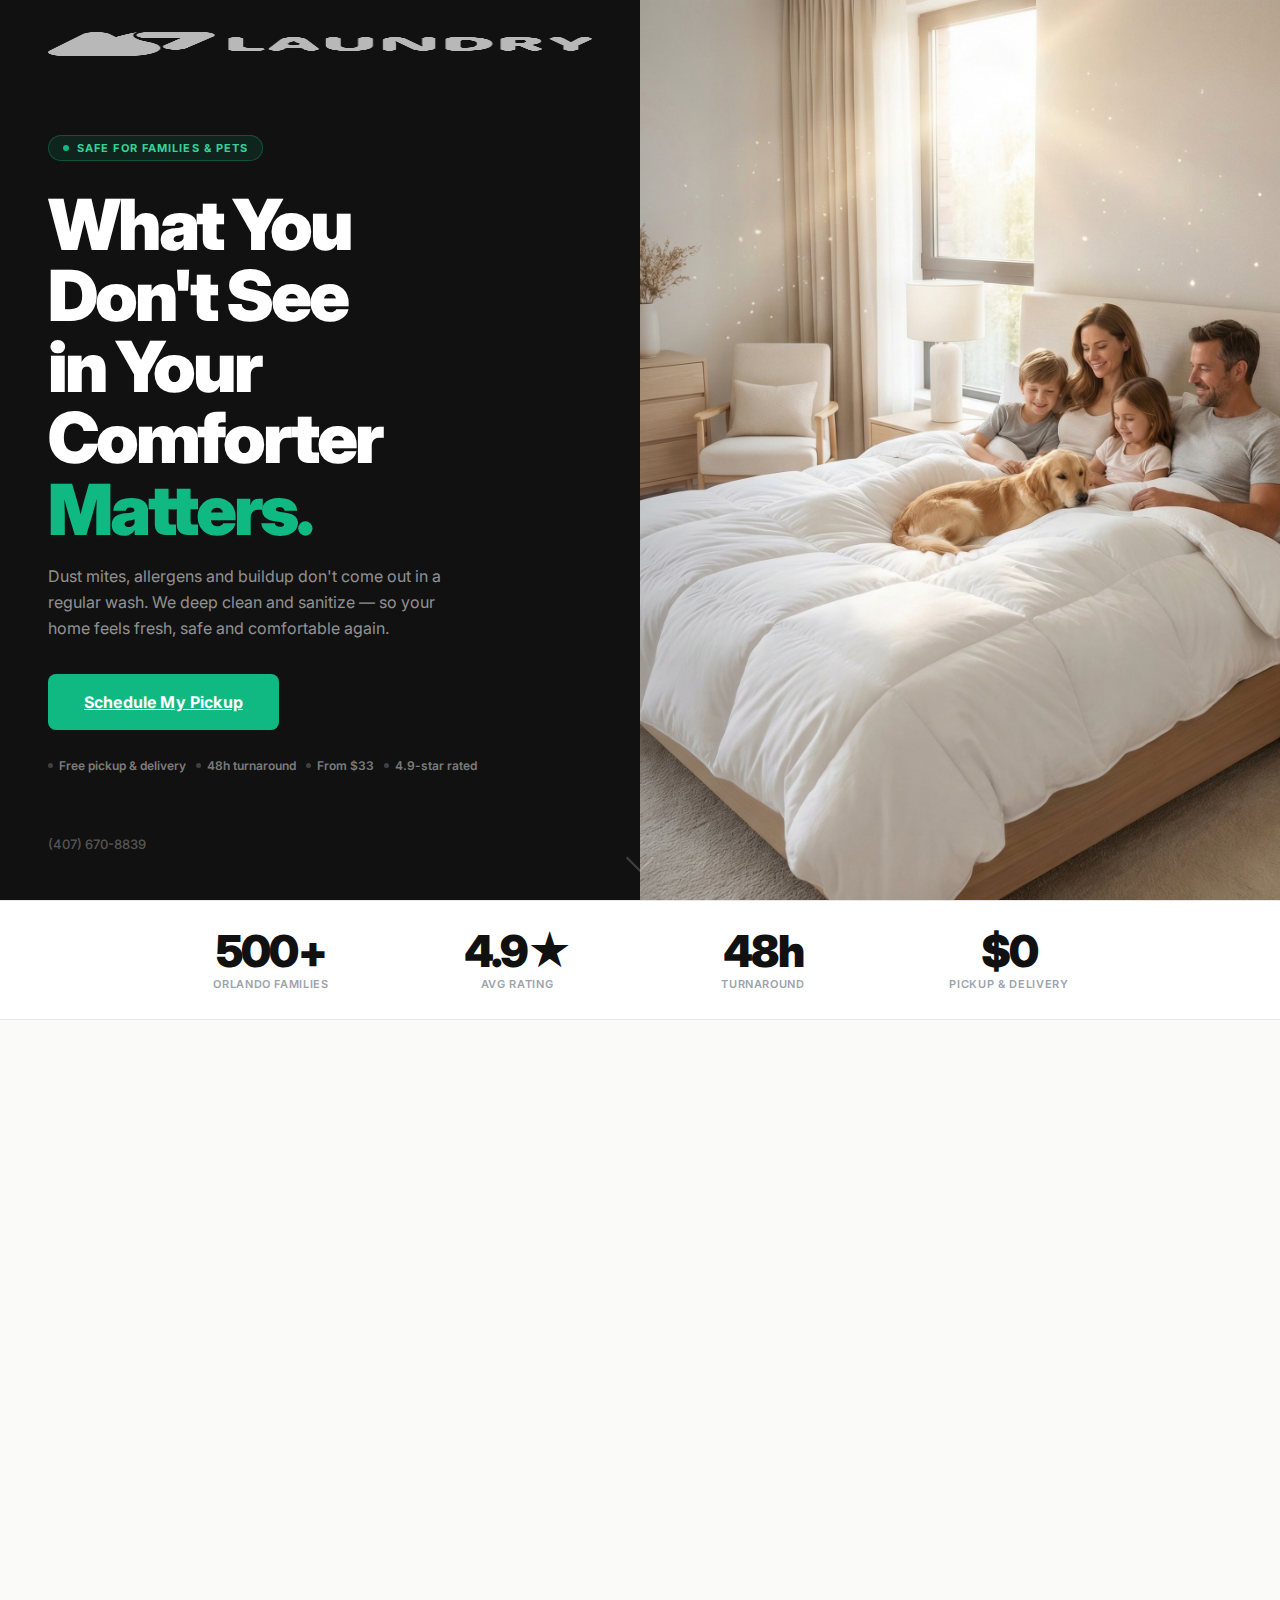
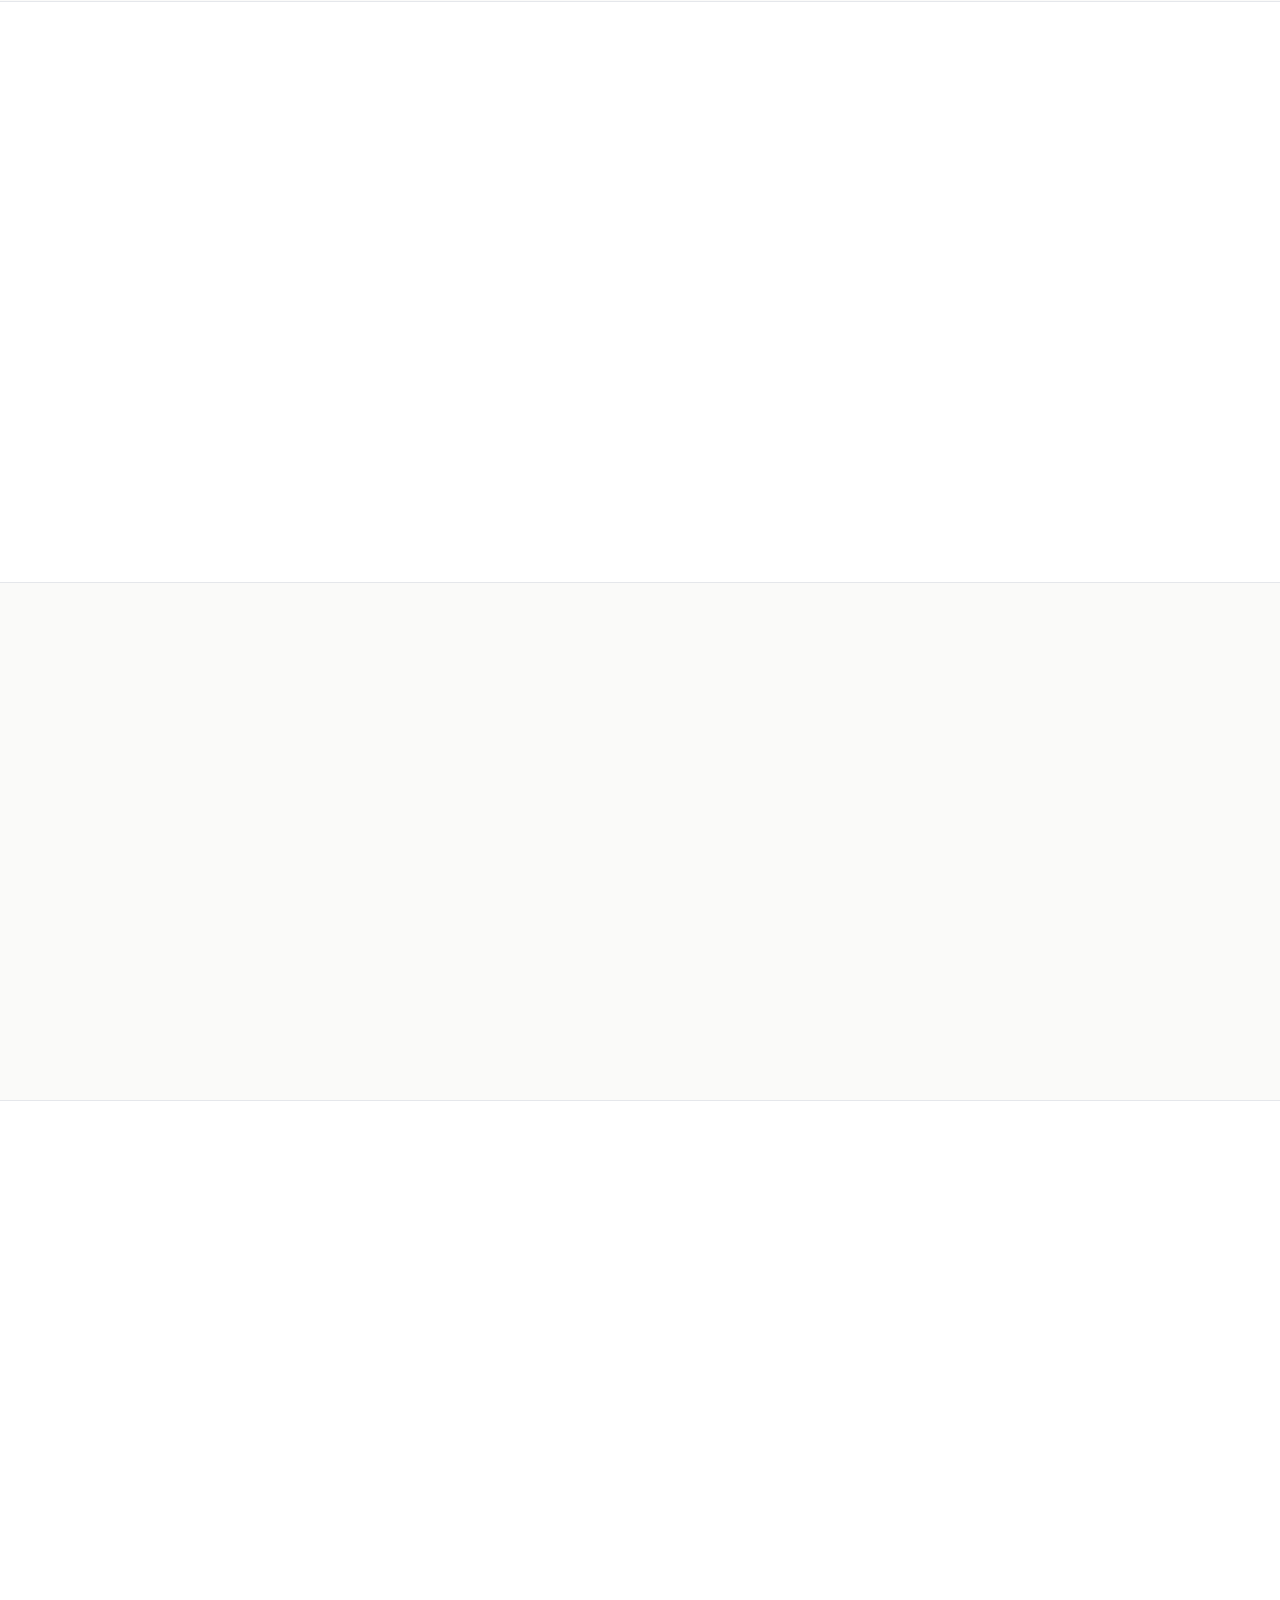
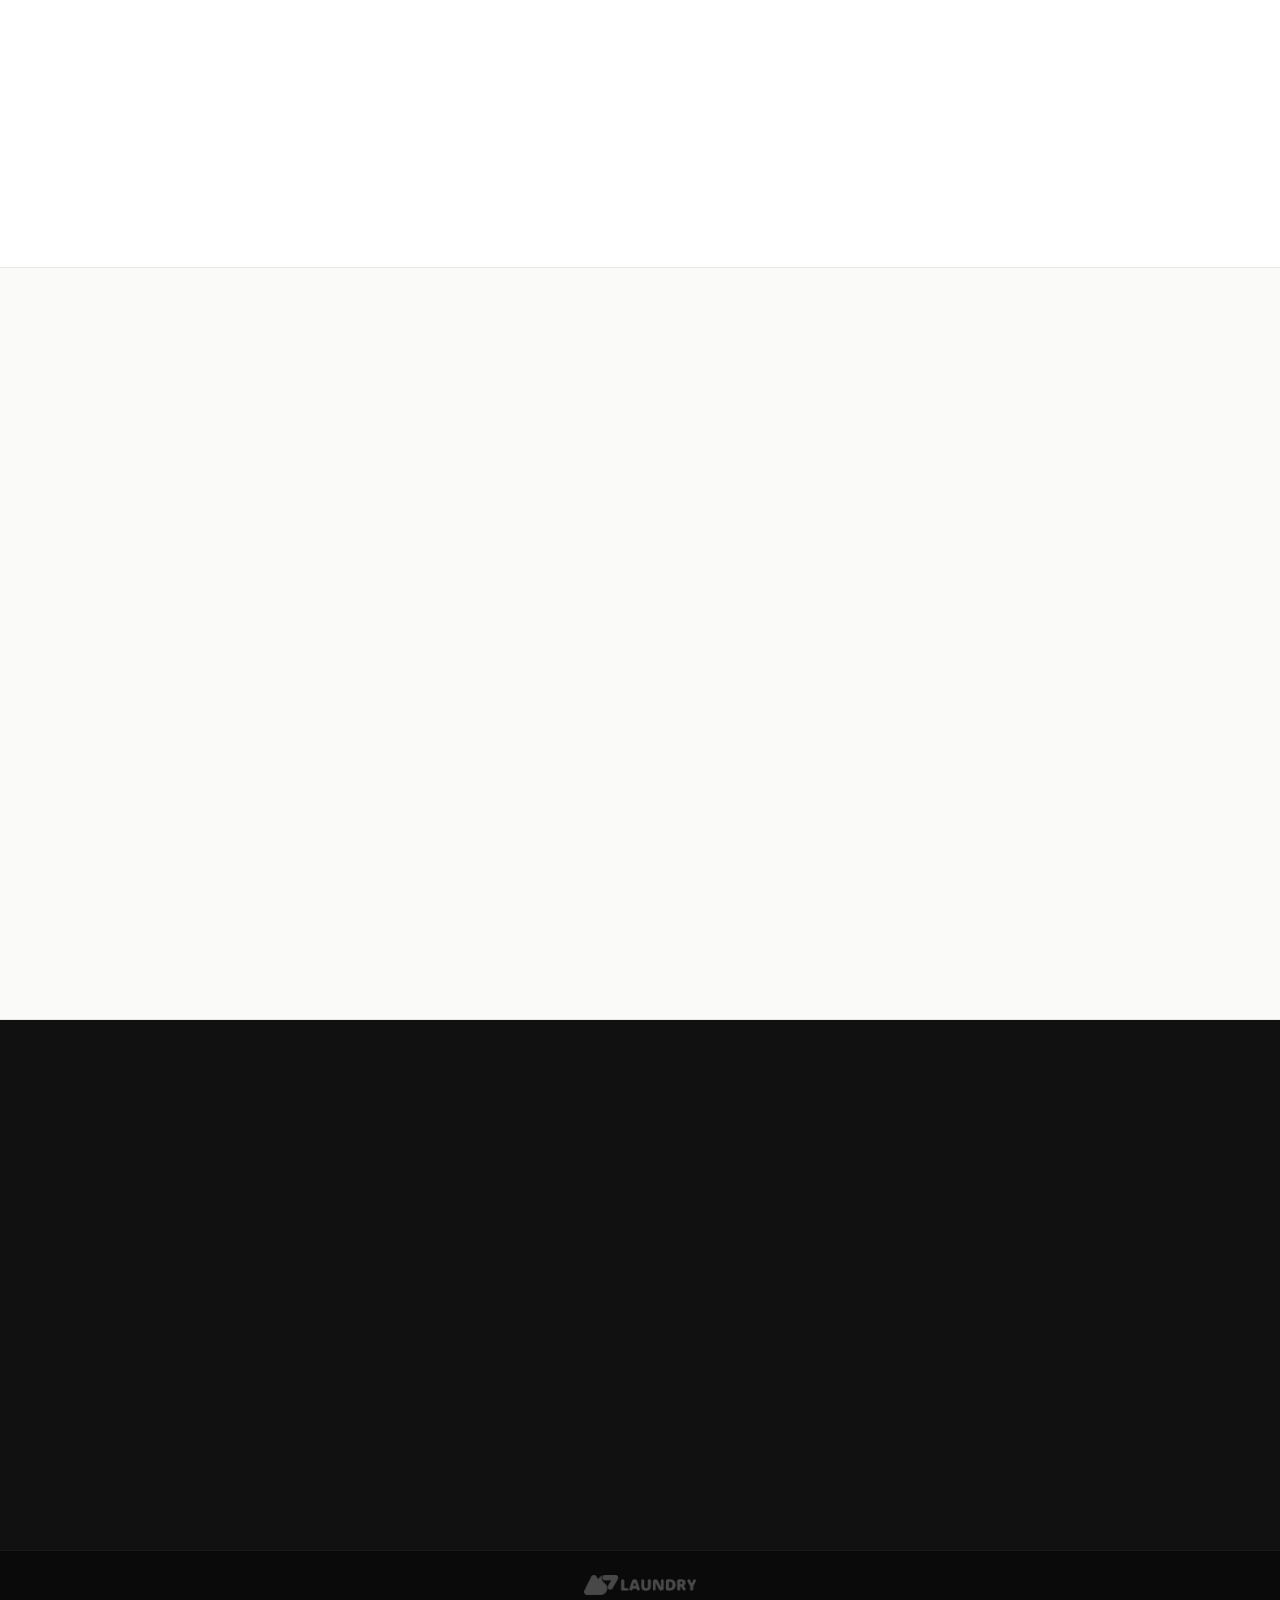
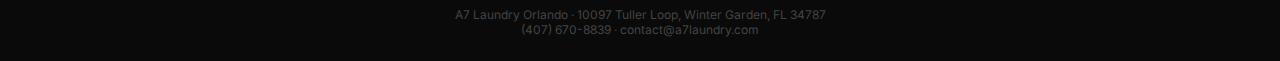
<file: comforter-cleaning-v6.html>
<!DOCTYPE html>
<html lang="en">
<head>
<meta charset="UTF-8">
<meta name="viewport" content="width=device-width, initial-scale=1.0">
<title>Comforter Cleaning Orlando — Safe for Families & Pets | A7 Laundry</title>
<meta name="description" content="Professional comforter cleaning in Orlando. Removes dust mites, allergens and bacteria. Safe for families and pets. Free pickup & delivery. From $33.">
<meta name="robots" content="index, follow">

<!-- Meta Pixel -->
<script>!function(f,b,e,v,n,t,s){if(f.fbq)return;n=f.fbq=function(){n.callMethod?n.callMethod.apply(n,arguments):n.queue.push(arguments)};if(!f._fbq)f._fbq=n;n.push=n;n.loaded=!0;n.version='2.0';n.queue=[];t=b.createElement(e);t.async=!0;t.src=v;s=b.getElementsByTagName(e)[0];s.parentNode.insertBefore(t,s)}(window,document,'script','https://connect.facebook.net/en_US/fbevents.js');fbq('init','1452877649635363');fbq('track','PageView');fbq('track','ViewContent',{value:37,currency:'USD',content_name:'Comforter Cleaning - V6 Impact Hero',content_category:'Laundry Service',content_type:'product'});</script>
<noscript><img height="1" width="1" style="display:none" src="https://www.facebook.com/tr?id=1452877649635363&ev=PageView&noscript=1"/></noscript>

<!-- GTM -->
<script>(function(w,d,s,l,i){w[l]=w[l]||[];w[l].push({'gtm.start':new Date().getTime(),event:'gtm.js'});var f=d.getElementsByTagName(s)[0],j=d.createElement(s),dl=l!='dataLayer'?'&l='+l:'';j.async=true;j.src='https://www.googletagmanager.com/gtm.js?id='+i+dl;f.parentNode.insertBefore(j,f);})(window,'dataLayer','script','dataLayer','GTM-PM7QGX6L');</script>

<link rel="preconnect" href="https://fonts.googleapis.com">
<link href="https://fonts.googleapis.com/css2?family=Inter:wght@400;500;600;700;800;900&display=swap" rel="stylesheet">
<style>
*,*::before,*::after{box-sizing:border-box;margin:0;padding:0}
html{scroll-behavior:smooth}
body{font-family:'Inter',sans-serif;background:#fafaf9;color:#111;-webkit-font-smoothing:antialiased}

/* ── HERO SPLIT ──────────────────────────── */
.hero-wrap{
  display:flex;
  min-height:100svh;
  position:relative;
}

/* Left panel */
.hero-left{
  width:50%;
  background:#111;
  display:flex;
  flex-direction:column;
  justify-content:space-between;
  padding:32px 48px 48px;
  position:relative;
  z-index:2;
}

/* Right panel — full bleed image */
.hero-right{
  width:50%;
  position:relative;
  overflow:hidden;
}
.hero-right img{
  position:absolute;inset:0;
  width:100%;height:100%;
  object-fit:cover;
  object-position:center 20%;
}
/* subtle gradient on image left edge to blend into dark panel */
.hero-right::before{
  content:'';
  position:absolute;inset:0;
  background:linear-gradient(to right, rgba(17,17,17,.18) 0%, transparent 30%);
  z-index:1;
}

/* Hero headline */
.hero-headline{
  font-size:clamp(42px, 5.5vw, 82px);
  font-weight:900;
  letter-spacing:-.045em;
  line-height:1.01;
  color:#fff;
}
.hero-headline em{
  font-style:normal;
  color:#10b981;
}

/* Green badge */
.hero-badge{
  display:inline-flex;align-items:center;gap:8px;
  background:rgba(16,185,129,.12);
  border:1px solid rgba(16,185,129,.3);
  border-radius:100px;padding:5px 14px;
  font-size:11px;font-weight:700;letter-spacing:.1em;text-transform:uppercase;color:#34d399;
  margin-bottom:28px;width:fit-content;
}
.hero-badge span{width:6px;height:6px;border-radius:50%;background:#10b981;flex-shrink:0}

/* Hero sub */
.hero-sub{
  font-size:16px;color:rgba(255,255,255,.55);
  line-height:1.65;margin-top:18px;margin-bottom:32px;
  max-width:400px;
}

/* CTA */
.btn-hero{
  background:#10b981;color:#fff;font-size:16px;font-weight:700;
  padding:18px 36px;border-radius:8px;display:inline-block;
  letter-spacing:.01em;transition:background .2s, transform .15s;
  width:fit-content;
}
.btn-hero:hover{background:#059669;transform:translateY(-2px)}
.btn-hero:active{transform:none}

/* Hero bottom pills */
.hero-pills{display:flex;flex-wrap:wrap;gap:10px;margin-top:28px}
.hero-pill{
  font-size:12px;font-weight:600;color:rgba(255,255,255,.45);
  display:flex;align-items:center;gap:6px;
}
.hero-pill::before{
  content:'';width:5px;height:5px;border-radius:50%;
  background:rgba(255,255,255,.2);flex-shrink:0;
}

/* Scroll indicator */
.scroll-hint{
  position:absolute;bottom:32px;left:50%;transform:translateX(-50%);
  display:flex;flex-direction:column;align-items:center;gap:6px;
  font-size:10px;font-weight:600;letter-spacing:.1em;text-transform:uppercase;
  color:rgba(255,255,255,.25);z-index:10;
}
.scroll-arrow{
  width:20px;height:20px;border-right:2px solid rgba(255,255,255,.2);
  border-bottom:2px solid rgba(255,255,255,.2);
  transform:rotate(45deg);
  animation:bounce 1.8s ease infinite;
}
@keyframes bounce{0%,100%{transform:rotate(45deg) translateY(0)}50%{transform:rotate(45deg) translateY(5px)}}

/* ── MOBILE HERO ─────────────────────────── */
@media(max-width:768px){
  .hero-wrap{flex-direction:column;min-height:auto}
  .hero-left{width:100%;padding:28px 24px 36px;order:2}
  .hero-right{width:100%;height:52vw;min-height:240px;order:1}
  .hero-headline{font-size:clamp(34px,9vw,52px)}
  .scroll-hint{display:none}
}

/* ── REST OF PAGE ────────────────────────── */
.section{padding:80px 24px}
.section-inner{max-width:960px;margin:0 auto}
.section-tag{font-size:11px;font-weight:700;letter-spacing:.14em;text-transform:uppercase;color:#10b981;margin-bottom:10px}
.section-title{font-size:clamp(26px,4vw,42px);font-weight:900;letter-spacing:-.035em;color:#111;line-height:1.15}

/* Trust strip */
.trust-strip{background:#fff;border-top:1px solid #e5e7eb;border-bottom:1px solid #e5e7eb;padding:28px 24px}
.trust-grid{max-width:960px;margin:0 auto;display:grid;grid-template-columns:repeat(4,1fr);gap:24px;text-align:center}
@media(max-width:640px){.trust-grid{grid-template-columns:repeat(2,1fr)}}
.trust-num{font-size:clamp(28px,5vw,44px);font-weight:900;letter-spacing:-.04em;line-height:1;color:#111}
.trust-label{font-size:11px;font-weight:600;color:#9ca3af;letter-spacing:.06em;text-transform:uppercase;margin-top:4px}

/* Problem cards */
.prob-card{background:#fff;border:1px solid #e5e7eb;border-radius:12px;padding:28px}
.icon-wrap{width:44px;height:44px;border-radius:10px;background:#f0fdf4;border:1px solid #d1fae5;display:flex;align-items:center;justify-content:center;margin-bottom:16px;flex-shrink:0}

/* Step */
.step-num{width:44px;height:44px;border-radius:50%;background:#111;color:#fff;font-weight:900;font-size:16px;display:flex;align-items:center;justify-content:center;flex-shrink:0}

/* Benefit row */
.benefit-row{display:flex;align-items:flex-start;gap:14px;background:#fff;border:1px solid #e5e7eb;border-radius:10px;padding:18px 22px}
.benefit-icon{width:38px;height:38px;min-width:38px;border-radius:8px;background:#f0fdf4;border:1px solid #d1fae5;display:flex;align-items:center;justify-content:center}
.check-circle{width:20px;height:20px;border-radius:50%;background:#d1fae5;display:flex;align-items:center;justify-content:center;flex-shrink:0;margin-top:2px}

/* Pricing */
.pricing-card{background:#fff;border:1.5px solid #e5e7eb;border-radius:12px;padding:32px;display:flex;flex-direction:column;transition:border-color .2s,box-shadow .2s}
.pricing-card:hover{border-color:#10b981;box-shadow:0 4px 24px rgba(16,185,129,.08)}
.pricing-card.featured{border-color:#10b981;box-shadow:0 0 0 3px rgba(16,185,129,.07);position:relative}

/* Buttons */
.btn-primary{background:#111;color:#fff;font-weight:700;border-radius:6px;transition:background .2s;display:block;text-align:center;padding:12px 16px;font-size:13px;letter-spacing:.02em}
.btn-primary:hover{background:#10b981}
.btn-green-full{background:#10b981;color:#fff;font-weight:700;border-radius:6px;transition:background .2s;display:block;text-align:center;padding:12px 16px;font-size:13px}
.btn-green-full:hover{background:#059669}
.btn-green-lg{background:#10b981;color:#fff;font-weight:700;border-radius:8px;transition:background .2s,transform .15s;display:inline-block;padding:18px 48px;font-size:17px;letter-spacing:.01em}
.btn-green-lg:hover{background:#059669;transform:translateY(-1px)}

/* Testimonial */
.testi{background:#fff;border:1px solid #e5e7eb;border-radius:10px;padding:24px}

/* Reveal */
.reveal{opacity:0;transform:translateY(22px);transition:opacity .55s ease,transform .55s ease}
.reveal.visible{opacity:1;transform:none}

/* Sticky mobile */
.sticky-bar{position:fixed;bottom:0;left:0;right:0;z-index:100;background:rgba(255,255,255,.96);backdrop-filter:blur(12px);border-top:1px solid #e5e7eb;padding:10px 20px 14px;display:none;box-shadow:0 -4px 16px rgba(0,0,0,.06)}
@media(max-width:768px){.sticky-bar{display:block};body{padding-bottom:70px}}

hr{border:none;border-top:1px solid #e5e7eb}

/* Solution split */
.sol-img{
  background-image:url('criativos/1774141254435.jpg');
  background-size:cover;background-position:center 15%;
  border-radius:12px;
}
.family-img{
  background-image:url('criativos/Fam%C3%ADlia%20Premium%20-%20Varia%C3%A7%C3%A3o%202.jpg');
  background-size:cover;background-position:center;
  border-radius:12px;
}
</style>
</head>
<body>

<noscript><iframe src="https://www.googletagmanager.com/ns.html?id=GTM-PM7QGX6L" height="0" width="0" style="display:none;visibility:hidden"></iframe></noscript>

<!-- ══════════════════════════════════════════
     HERO — FULL SPLIT IMPACT
══════════════════════════════════════════ -->
<section class="hero-wrap" id="hero">

  <!-- LEFT — Dark copy panel -->
  <div class="hero-left">

    <!-- Logo -->
    <img src="A7 LAUNDRY-05.png" alt="A7 Laundry"
         style="height:24px;width:auto;filter:brightness(0) invert(1);opacity:.7;margin-bottom:0">

    <!-- Middle — headline block -->
    <div style="flex:1;display:flex;flex-direction:column;justify-content:center;padding:40px 0 24px">

      <div class="hero-badge">
        <span></span>
        Safe for families &amp; pets
      </div>

      <h1 class="hero-headline">
        What You<br>
        Don't See<br>
        in Your<br>
        Comforter<br>
        <em>Matters.</em>
      </h1>

      <p class="hero-sub">
        Dust mites, allergens and buildup don't come out in a regular wash. We deep clean and sanitize — so your home feels fresh, safe and comfortable again.
      </p>

      <a href="#pricing" class="btn-hero">Schedule My Pickup</a>

      <div class="hero-pills">
        <div class="hero-pill">Free pickup &amp; delivery</div>
        <div class="hero-pill">48h turnaround</div>
        <div class="hero-pill">From $33</div>
        <div class="hero-pill">4.9-star rated</div>
      </div>

    </div>

    <!-- Bottom — tel -->
    <a href="tel:+14076708839"
       style="font-size:13px;color:rgba(255,255,255,.3);font-weight:500;text-decoration:none;margin-top:0">
      (407) 670-8839
    </a>

  </div>

  <!-- RIGHT — Full bleed image -->
  <div class="hero-right">
    <img src="criativos/Família Premium - Variação 1.jpg"
         alt="Clean comforter — A7 Laundry Orlando">
  </div>

  <!-- Scroll hint -->
  <div class="scroll-hint">
    <div class="scroll-arrow"></div>
  </div>

</section>

<!-- ══════════════════════════════════════════
     TRUST STRIP
══════════════════════════════════════════ -->
<div class="trust-strip">
  <div class="trust-grid">
    <div><div class="trust-num">500+</div><div class="trust-label">Orlando Families</div></div>
    <div><div class="trust-num">4.9★</div><div class="trust-label">Avg Rating</div></div>
    <div><div class="trust-num">48h</div><div class="trust-label">Turnaround</div></div>
    <div><div class="trust-num">$0</div><div class="trust-label">Pickup & Delivery</div></div>
  </div>
</div>

<!-- ══════════════════════════════════════════
     PROBLEM
══════════════════════════════════════════ -->
<section id="problem" class="section">
  <div class="section-inner">

    <div class="reveal" style="margin-bottom:48px;max-width:600px">
      <div class="section-tag">The invisible reality</div>
      <h2 class="section-title" style="margin-top:8px">Even a clean-looking comforter carries more than you think.</h2>
    </div>

    <div style="display:grid;grid-template-columns:repeat(auto-fit,minmax(260px,1fr));gap:20px" class="reveal">

      <div class="prob-card">
        <div class="icon-wrap">
          <svg width="20" height="20" viewBox="0 0 24 24" fill="none" stroke="#10b981" stroke-width="2" stroke-linecap="round" stroke-linejoin="round"><path d="M12 22s8-4 8-10V5l-8-3-8 3v7c0 6 8 10 8 10z"/></svg>
        </div>
        <h3 style="font-size:16px;font-weight:800;color:#111;margin-bottom:7px">Dust Mites & Allergens</h3>
        <p style="font-size:13px;color:#6b7280;line-height:1.65">Comforters are among the most common sources of household allergens. Dust mites accumulate inside the fill and fabric — invisible, but present every night.</p>
      </div>

      <div class="prob-card">
        <div class="icon-wrap">
          <svg width="20" height="20" viewBox="0 0 24 24" fill="none" stroke="#10b981" stroke-width="2" stroke-linecap="round" stroke-linejoin="round"><circle cx="12" cy="12" r="10"/><line x1="4.93" y1="4.93" x2="19.07" y2="19.07"/></svg>
        </div>
        <h3 style="font-size:16px;font-weight:800;color:#111;margin-bottom:7px">Regular Washing Falls Short</h3>
        <p style="font-size:13px;color:#6b7280;line-height:1.65">Home machines aren't built for oversized comforters. The fill compresses and never fully agitates, rinses or dries — leaving allergens and bacteria behind.</p>
      </div>

      <div class="prob-card">
        <div class="icon-wrap">
          <svg width="20" height="20" viewBox="0 0 24 24" fill="none" stroke="#10b981" stroke-width="2" stroke-linecap="round" stroke-linejoin="round"><path d="M17 21v-2a4 4 0 0 0-4-4H5a4 4 0 0 0-4 4v2"/><circle cx="9" cy="7" r="4"/><path d="M23 21v-2a4 4 0 0 0-3-3.87"/><path d="M16 3.13a4 4 0 0 1 0 7.75"/></svg>
        </div>
        <h3 style="font-size:16px;font-weight:800;color:#111;margin-bottom:7px">Your Family Deserves Better</h3>
        <p style="font-size:13px;color:#6b7280;line-height:1.65">Children and pets spend a lot of time on the bed. A professionally cleaned comforter means a genuinely cleaner sleep environment for everyone.</p>
      </div>

    </div>
  </div>
</section>

<hr>

<!-- ══════════════════════════════════════════
     SOLUTION
══════════════════════════════════════════ -->
<section id="solution" class="section" style="background:#fff">
  <div class="section-inner">
    <div style="display:grid;grid-template-columns:1fr 1fr;gap:56px;align-items:center" class="reveal">

      <div class="sol-img" style="height:420px;display:none" id="sol-img-desk"></div>

      <div style="grid-column:1/-1" id="sol-content">
        <div class="section-tag">The A7 Difference</div>
        <h2 class="section-title" style="margin-top:8px;margin-bottom:16px;max-width:520px">Professional cleaning built for comforters.</h2>
        <p style="font-size:15px;color:#6b7280;line-height:1.7;margin-bottom:24px;max-width:560px">Our commercial-grade equipment handles what home washers can't — the right drum size, temperature and cycle to fully clean, rinse and dry your comforter, removing dust mites, allergens and bacteria from the inside out.</p>
        <div style="display:flex;flex-direction:column;gap:10px">
          <div style="display:flex;align-items:center;gap:10px">
            <div class="check-circle"><svg width="10" height="10" viewBox="0 0 12 12" fill="none" stroke="#059669" stroke-width="2.5" stroke-linecap="round" stroke-linejoin="round"><polyline points="2 6 5 9 10 3"/></svg></div>
            <span style="font-size:14px;color:#374151;font-weight:500">Industrial washers sized for oversized comforters</span>
          </div>
          <div style="display:flex;align-items:center;gap:10px">
            <div class="check-circle"><svg width="10" height="10" viewBox="0 0 12 12" fill="none" stroke="#059669" stroke-width="2.5" stroke-linecap="round" stroke-linejoin="round"><polyline points="2 6 5 9 10 3"/></svg></div>
            <span style="font-size:14px;color:#374151;font-weight:500">Sanitization cycle that reduces allergens and bacteria buildup</span>
          </div>
          <div style="display:flex;align-items:center;gap:10px">
            <div class="check-circle"><svg width="10" height="10" viewBox="0 0 12 12" fill="none" stroke="#059669" stroke-width="2.5" stroke-linecap="round" stroke-linejoin="round"><polyline points="2 6 5 9 10 3"/></svg></div>
            <span style="font-size:14px;color:#374151;font-weight:500">High-heat drying — no damp fill, no clumping, no mold</span>
          </div>
          <div style="display:flex;align-items:center;gap:10px">
            <div class="check-circle"><svg width="10" height="10" viewBox="0 0 12 12" fill="none" stroke="#059669" stroke-width="2.5" stroke-linecap="round" stroke-linejoin="round"><polyline points="2 6 5 9 10 3"/></svg></div>
            <span style="font-size:14px;color:#374151;font-weight:500">Inspected, folded and returned to your door in 48h</span>
          </div>
        </div>
      </div>

    </div>
  </div>
</section>

<script>
// Show side image on desktop
if(window.innerWidth >= 768) {
  const img = document.getElementById('sol-img-desk');
  const content = document.getElementById('sol-content');
  if(img && content) {
    img.style.display = 'block';
    content.style.gridColumn = 'auto';
  }
}
</script>

<hr>

<!-- ══════════════════════════════════════════
     HOW IT WORKS
══════════════════════════════════════════ -->
<section id="how-it-works" class="section">
  <div class="section-inner">

    <div class="reveal" style="text-align:center;margin-bottom:56px">
      <div class="section-tag" style="justify-content:center;display:flex">Simple Process</div>
      <h2 class="section-title" style="margin-top:8px">3 steps. No contact needed.</h2>
      <p style="font-size:15px;color:#9ca3af;margin-top:8px">Simple and convenient. Done in 48 hours.</p>
    </div>

    <div style="display:grid;grid-template-columns:repeat(auto-fit,minmax(220px,1fr));gap:32px" class="reveal">

      <div style="text-align:center">
        <div style="display:flex;justify-content:center;margin-bottom:18px"><div class="step-num">1</div></div>
        <h3 style="font-size:16px;font-weight:800;color:#111;margin-bottom:8px">Book Online</h3>
        <p style="font-size:13px;color:#6b7280;line-height:1.65">Choose your comforter size below and pay securely. We confirm your pickup window by text within 2 hours.</p>
      </div>

      <div style="text-align:center">
        <div style="display:flex;justify-content:center;margin-bottom:18px"><div class="step-num">2</div></div>
        <h3 style="font-size:16px;font-weight:800;color:#111;margin-bottom:8px">Leave It at the Door</h3>
        <p style="font-size:13px;color:#6b7280;line-height:1.65">Place your comforter on the porch or front door. No contact needed — we handle everything from there.</p>
      </div>

      <div style="text-align:center">
        <div style="display:flex;justify-content:center;margin-bottom:18px"><div class="step-num">3</div></div>
        <h3 style="font-size:16px;font-weight:800;color:#111;margin-bottom:8px">Fresh in 48 Hours</h3>
        <p style="font-size:13px;color:#6b7280;line-height:1.65">Deep cleaned, sanitized and folded — delivered back to your door. Good as new, every time.</p>
      </div>

    </div>

    <div class="reveal" style="text-align:center;margin-top:32px">
      <p style="font-size:13px;color:#10b981;font-weight:600">No contact needed. Simple and convenient.</p>
    </div>

  </div>
</section>

<hr>

<!-- ══════════════════════════════════════════
     SOCIAL PROOF
══════════════════════════════════════════ -->
<section id="trust" class="section" style="background:#fff">
  <div class="section-inner">

    <div style="display:grid;grid-template-columns:1fr 1fr;gap:48px;align-items:center;margin-bottom:56px" class="reveal">

      <div>
        <div class="section-tag">Trusted in Orlando</div>
        <h2 class="section-title" style="margin-top:8px;margin-bottom:14px">Safe, reliable and professional — for families across Orlando.</h2>
        <p style="font-size:14px;color:#6b7280;line-height:1.7">From young families with kids and pets to residents who just want a cleaner sleep environment — A7 Laundry has become the trusted choice for professional comforter care in Central Florida.</p>
      </div>

      <div class="family-img" style="height:340px"></div>

    </div>

    <div style="display:grid;grid-template-columns:repeat(auto-fit,minmax(260px,1fr));gap:16px" class="reveal">
      <div class="testi">
        <div style="color:#f59e0b;margin-bottom:10px;font-size:13px">★★★★★</div>
        <p style="font-size:13px;color:#4b5563;line-height:1.65;margin-bottom:12px">"My daughter has dust mite sensitivities and we were replacing her comforter every year. Since using A7, we get it cleaned every few months. Total game changer."</p>
        <div style="font-size:11px;color:#9ca3af;font-weight:600">Winter Garden, FL · Twin Comforter</div>
      </div>
      <div class="testi" style="border-color:#d1fae5">
        <div style="color:#f59e0b;margin-bottom:10px;font-size:13px">★★★★★</div>
        <p style="font-size:13px;color:#4b5563;line-height:1.65;margin-bottom:12px">"We have a golden retriever who sleeps on the bed. A7 brought it back looking and smelling brand new. I couldn't believe the difference — incredible service."</p>
        <div style="font-size:11px;color:#9ca3af;font-weight:600">Orlando, FL · King Comforter</div>
      </div>
      <div class="testi">
        <div style="color:#f59e0b;margin-bottom:10px;font-size:13px">★★★★★</div>
        <p style="font-size:13px;color:#4b5563;line-height:1.65;margin-bottom:12px">"Leaving it at the front door and having it delivered back folded and fresh 48 hours later — the convenience alone is worth every dollar."</p>
        <div style="font-size:11px;color:#9ca3af;font-weight:600">Windermere, FL · Queen Comforter</div>
      </div>
    </div>

  </div>
</section>

<hr>

<!-- ══════════════════════════════════════════
     PRICING
══════════════════════════════════════════ -->
<section id="pricing" class="section">
  <div class="section-inner">

    <div class="reveal" style="text-align:center;margin-bottom:48px">
      <div class="section-tag" style="display:flex;justify-content:center">Transparent Pricing</div>
      <h2 class="section-title" style="margin-top:8px;margin-bottom:8px">One price. Everything included.</h2>
      <p style="font-size:14px;color:#9ca3af">Free pickup · Deep clean & sanitize · Free delivery · 48h turnaround</p>
    </div>

    <div style="display:grid;grid-template-columns:repeat(auto-fit,minmax(240px,1fr));gap:16px;margin-bottom:16px" class="reveal">

      <div class="pricing-card">
        <div style="font-size:10px;font-weight:700;letter-spacing:.12em;text-transform:uppercase;color:#9ca3af;margin-bottom:12px">Twin</div>
        <div style="font-size:52px;font-weight:900;letter-spacing:-.05em;line-height:1;color:#111;margin-bottom:4px">$33</div>
        <div style="font-size:12px;color:#9ca3af;margin-bottom:20px">per comforter</div>
        <div style="display:flex;flex-direction:column;gap:7px;margin-bottom:24px;flex:1">
          <div style="display:flex;align-items:center;gap:7px;font-size:13px;color:#4b5563"><svg width="13" height="13" viewBox="0 0 12 12" fill="none" stroke="#10b981" stroke-width="2.2" stroke-linecap="round" stroke-linejoin="round"><polyline points="2 6 5 9 10 3"/></svg>Free pickup</div>
          <div style="display:flex;align-items:center;gap:7px;font-size:13px;color:#4b5563"><svg width="13" height="13" viewBox="0 0 12 12" fill="none" stroke="#10b981" stroke-width="2.2" stroke-linecap="round" stroke-linejoin="round"><polyline points="2 6 5 9 10 3"/></svg>Deep clean & sanitize</div>
          <div style="display:flex;align-items:center;gap:7px;font-size:13px;color:#4b5563"><svg width="13" height="13" viewBox="0 0 12 12" fill="none" stroke="#10b981" stroke-width="2.2" stroke-linecap="round" stroke-linejoin="round"><polyline points="2 6 5 9 10 3"/></svg>Free delivery in 48h</div>
        </div>
        <a href="https://buy.stripe.com/7sY00jbJy8FE0oTbRfeZ207" target="_blank" rel="noopener" class="btn-primary">Book Twin — $33</a>
      </div>

      <div class="pricing-card featured">
        <div style="position:absolute;top:0;left:50%;transform:translate(-50%,-50%);background:#10b981;color:#fff;font-size:10px;font-weight:700;padding:4px 14px;border-radius:100px;white-space:nowrap;letter-spacing:.08em;text-transform:uppercase">Most Popular</div>
        <div style="font-size:10px;font-weight:700;letter-spacing:.12em;text-transform:uppercase;color:#10b981;margin-bottom:12px">Full / Queen</div>
        <div style="font-size:52px;font-weight:900;letter-spacing:-.05em;line-height:1;color:#111;margin-bottom:4px">$37</div>
        <div style="font-size:12px;color:#9ca3af;margin-bottom:20px">per comforter</div>
        <div style="display:flex;flex-direction:column;gap:7px;margin-bottom:24px;flex:1">
          <div style="display:flex;align-items:center;gap:7px;font-size:13px;color:#4b5563"><svg width="13" height="13" viewBox="0 0 12 12" fill="none" stroke="#10b981" stroke-width="2.2" stroke-linecap="round" stroke-linejoin="round"><polyline points="2 6 5 9 10 3"/></svg>Free pickup</div>
          <div style="display:flex;align-items:center;gap:7px;font-size:13px;color:#4b5563"><svg width="13" height="13" viewBox="0 0 12 12" fill="none" stroke="#10b981" stroke-width="2.2" stroke-linecap="round" stroke-linejoin="round"><polyline points="2 6 5 9 10 3"/></svg>Deep clean & sanitize</div>
          <div style="display:flex;align-items:center;gap:7px;font-size:13px;color:#4b5563"><svg width="13" height="13" viewBox="0 0 12 12" fill="none" stroke="#10b981" stroke-width="2.2" stroke-linecap="round" stroke-linejoin="round"><polyline points="2 6 5 9 10 3"/></svg>Free delivery in 48h</div>
        </div>
        <a href="https://buy.stripe.com/aFa8wP3d2f420oT6wVeZ208" target="_blank" rel="noopener" class="btn-green-full">Book Queen — $37</a>
      </div>

      <div class="pricing-card">
        <div style="font-size:10px;font-weight:700;letter-spacing:.12em;text-transform:uppercase;color:#9ca3af;margin-bottom:12px">King</div>
        <div style="font-size:52px;font-weight:900;letter-spacing:-.05em;line-height:1;color:#111;margin-bottom:4px">$40</div>
        <div style="font-size:12px;color:#9ca3af;margin-bottom:20px">per comforter</div>
        <div style="display:flex;flex-direction:column;gap:7px;margin-bottom:24px;flex:1">
          <div style="display:flex;align-items:center;gap:7px;font-size:13px;color:#4b5563"><svg width="13" height="13" viewBox="0 0 12 12" fill="none" stroke="#10b981" stroke-width="2.2" stroke-linecap="round" stroke-linejoin="round"><polyline points="2 6 5 9 10 3"/></svg>Free pickup</div>
          <div style="display:flex;align-items:center;gap:7px;font-size:13px;color:#4b5563"><svg width="13" height="13" viewBox="0 0 12 12" fill="none" stroke="#10b981" stroke-width="2.2" stroke-linecap="round" stroke-linejoin="round"><polyline points="2 6 5 9 10 3"/></svg>Deep clean & sanitize</div>
          <div style="display:flex;align-items:center;gap:7px;font-size:13px;color:#4b5563"><svg width="13" height="13" viewBox="0 0 12 12" fill="none" stroke="#10b981" stroke-width="2.2" stroke-linecap="round" stroke-linejoin="round"><polyline points="2 6 5 9 10 3"/></svg>Free delivery in 48h</div>
        </div>
        <a href="https://buy.stripe.com/8x200jaFu7BA6Nh2gFeZ209" target="_blank" rel="noopener" class="btn-primary">Book King — $40</a>
      </div>

    </div>

    <!-- Down row -->
    <div class="reveal" style="background:#f9fafb;border:1px solid #e5e7eb;border-radius:10px;padding:18px 24px;display:flex;flex-wrap:wrap;align-items:center;justify-content:space-between;gap:14px">
      <div>
        <div style="font-size:10px;font-weight:700;letter-spacing:.1em;text-transform:uppercase;color:#9ca3af;margin-bottom:3px">Down / Feather</div>
        <div style="font-size:16px;font-weight:800;color:#111">Specialty cleaning — $45</div>
        <div style="font-size:13px;color:#9ca3af;margin-top:2px">Gentle cycle for delicate down fill · Free pickup & delivery included</div>
      </div>
      <a href="https://buy.stripe.com/bJe14n8xm2hg1sXdZneZ20a" target="_blank" rel="noopener" style="background:#fff;border:1.5px solid #e5e7eb;color:#111;font-size:13px;font-weight:700;padding:10px 20px;border-radius:8px;text-decoration:none;white-space:nowrap">
        Book Down — $45
      </a>
    </div>

    <div class="reveal" style="text-align:center;margin-top:16px">
      <p style="font-size:13px;color:#9ca3af">Not satisfied? We'll re-clean it for free. No questions asked.</p>
    </div>

  </div>
</section>

<hr>

<!-- ══════════════════════════════════════════
     FINAL CTA
══════════════════════════════════════════ -->
<section id="final-cta" style="background:#111" class="section">
  <div class="section-inner reveal" style="text-align:center">
    <div style="font-size:11px;font-weight:700;letter-spacing:.14em;text-transform:uppercase;color:#34d399;margin-bottom:12px">Ready when you are</div>
    <h2 style="font-size:clamp(36px,7vw,72px);font-weight:900;letter-spacing:-.045em;line-height:1.02;color:#fff;margin-bottom:16px">
      Sleep Better.<br>
      <span style="color:#10b981">Breathe Easier.</span>
    </h2>
    <p style="font-size:16px;color:rgba(255,255,255,.5);line-height:1.7;margin-bottom:36px;max-width:480px;margin-left:auto;margin-right:auto">
      Let us take care of it — fast, simple and hassle-free. Free pickup, 48h turnaround, delivered to your door.
    </p>
    <a href="#pricing" class="btn-green-lg">Book My Pickup Now</a>
    <div style="margin-top:20px;display:flex;flex-wrap:wrap;justify-content:center;gap:14px;font-size:12px;color:rgba(255,255,255,.25)">
      <span>Free pickup & delivery</span><span>·</span>
      <span>Safe for families & pets</span><span>·</span>
      <span>48h turnaround</span><span>·</span>
      <span>4.9-star rated</span>
    </div>
  </div>
</section>

<!-- FOOTER -->
<footer style="background:#0a0a0a;border-top:1px solid #1a1a1a;padding:24px;text-align:center">
  <img src="A7 LAUNDRY-05.png" alt="A7 Laundry Orlando" style="height:20px;width:auto;filter:brightness(0) invert(1);opacity:.25;margin:0 auto 12px;display:block">
  <div style="font-size:12px;color:#444">
    A7 Laundry Orlando · 10097 Tuller Loop, Winter Garden, FL 34787<br>
    <a href="tel:+14076708839" style="color:#444;text-decoration:none">(407) 670-8839</a> ·
    <a href="mailto:contact@a7laundry.com" style="color:#444;text-decoration:none">contact@a7laundry.com</a>
  </div>
</footer>

<!-- STICKY MOBILE BAR -->
<div class="sticky-bar">
  <a href="#pricing" style="background:#10b981;color:#fff;font-weight:700;border-radius:8px;padding:14px 20px;display:block;text-align:center;font-size:14px;text-decoration:none">
    Schedule My Pickup — From $33
  </a>
</div>

<script>
// Scroll reveal
const obs = new IntersectionObserver(entries => {
  entries.forEach(e => { if(e.isIntersecting){ e.target.classList.add('visible'); obs.unobserve(e.target); } });
}, { threshold:0.08, rootMargin:'0px 0px -30px 0px' });
document.querySelectorAll('.reveal').forEach(el => obs.observe(el));

// Track checkout clicks
document.querySelectorAll('#pricing a[href*="stripe"]').forEach(link => {
  link.addEventListener('click', function() {
    const txt = this.textContent.trim();
    const map = { Twin:{size:'twin',value:33}, Queen:{size:'queen',value:37}, King:{size:'king',value:40}, Down:{size:'down',value:45} };
    for(const [k,d] of Object.entries(map)) {
      if(txt.includes(k)) {
        fbq('track','InitiateCheckout',{value:d.value,currency:'USD',content_name:`Comforter Cleaning - ${k}`,content_category:'Laundry Service'});
        break;
      }
    }
  });
});
</script>
</body>
</html>
</file>
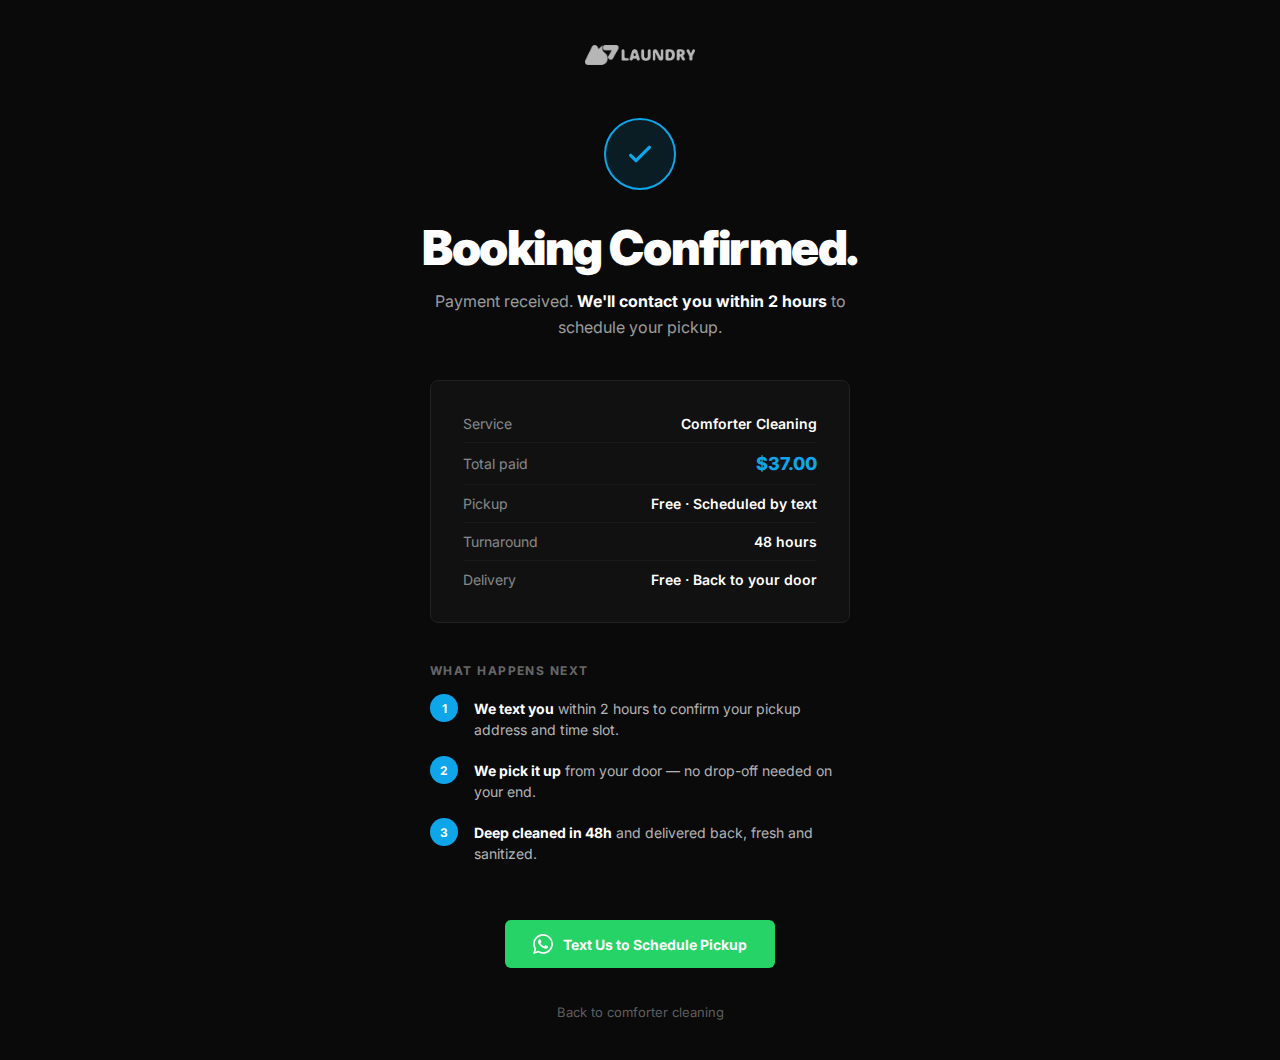
<file: comforter-thanks.html>
<!DOCTYPE html>
<html lang="en">
<head>
<meta charset="UTF-8">
<meta name="viewport" content="width=device-width, initial-scale=1.0">
<title>Booking Confirmed — A7 Laundry Orlando</title>
<meta name="robots" content="noindex, nofollow">
<!-- Meta Pixel -->
<script>!function(f,b,e,v,n,t,s){if(f.fbq)return;n=f.fbq=function(){n.callMethod?n.callMethod.apply(n,arguments):n.queue.push(arguments)};if(!f._fbq)f._fbq=n;n.push=n;n.loaded=!0;n.version='2.0';n.queue=[];t=b.createElement(e);t.async=!0;t.src=v;s=b.getElementsByTagName(e)[0];s.parentNode.insertBefore(t,s)}(window,document,'script','https://connect.facebook.net/en_US/fbevents.js');fbq('init','1452877649635363');fbq('track','PageView');</script>
<noscript><img height="1" width="1" style="display:none" src="https://www.facebook.com/tr?id=1452877649635363&ev=PageView&noscript=1"/></noscript>
<!-- End Meta Pixel -->
<link rel="preconnect" href="https://fonts.googleapis.com">
<link href="https://fonts.googleapis.com/css2?family=Inter:wght@400;600;700;800;900&display=swap" rel="stylesheet">
<style>
*{margin:0;padding:0;box-sizing:border-box}
body{font-family:'Inter',sans-serif;background:#0a0a0a;color:#fff;min-height:100svh;display:flex;flex-direction:column;align-items:center;justify-content:center;padding:40px 24px;text-align:center}
.logo img{display:block;width:110px;height:30px;object-fit:contain;margin:0 auto 48px;filter:brightness(0) invert(1);opacity:.7}
.check{
  width:72px;height:72px;border-radius:50%;
  background:rgba(14,165,233,.12);border:2px solid #0ea5e9;
  display:flex;align-items:center;justify-content:center;
  margin:0 auto 28px;
}
.check svg{width:32px;height:32px;stroke:#0ea5e9}
h1{font-size:clamp(28px,6vw,48px);font-weight:900;letter-spacing:-.03em;margin-bottom:12px}
.sub{font-size:16px;color:rgba(255,255,255,.6);max-width:420px;line-height:1.6;margin-bottom:40px}
.sub strong{color:#fff}
.details-box{
  background:#111;border:1px solid #222;border-radius:8px;
  padding:24px 32px;margin-bottom:40px;max-width:420px;width:100%;text-align:left;
}
.details-box .row{display:flex;justify-content:space-between;align-items:center;padding:10px 0;border-bottom:1px solid #1a1a1a;font-size:14px}
.details-box .row:last-child{border-bottom:none}
.details-box .row .key{color:rgba(255,255,255,.5)}
.details-box .row .val{font-weight:600;color:#fff}
.details-box .row .val.price{color:#0ea5e9;font-size:18px;font-weight:800}
.next-steps{max-width:420px;width:100%;text-align:left;margin-bottom:40px}
.next-steps h3{font-size:12px;font-weight:700;letter-spacing:.12em;text-transform:uppercase;color:rgba(255,255,255,.4);margin-bottom:16px}
.step{display:flex;gap:16px;align-items:flex-start;margin-bottom:16px}
.step-num{
  flex-shrink:0;width:28px;height:28px;border-radius:50%;
  background:#0ea5e9;color:#fff;font-size:12px;font-weight:700;
  display:flex;align-items:center;justify-content:center;
}
.step-text{font-size:14px;color:rgba(255,255,255,.7);line-height:1.5;padding-top:4px}
.step-text strong{color:#fff}
.wa-btn{
  display:inline-flex;align-items:center;gap:10px;
  background:#25d366;color:#fff;
  font-size:14px;font-weight:700;
  padding:14px 28px;border-radius:6px;text-decoration:none;
  margin-bottom:16px;
}
.back-link{font-size:13px;color:rgba(255,255,255,.35);text-decoration:none}
.back-link:hover{color:rgba(255,255,255,.6)}
</style>
</head>
<body>

<div class="logo"><img src="A7 LAUNDRY-05.png" alt="A7 Laundry"></div>

<div class="check">
  <svg fill="none" viewBox="0 0 24 24" stroke-width="2.5" stroke-linecap="round" stroke-linejoin="round">
    <path d="M5 13l4 4L19 7"/>
  </svg>
</div>

<h1>Booking Confirmed.</h1>
<p class="sub">Payment received. <strong>We'll contact you within 2 hours</strong> to schedule your pickup.</p>

<div class="details-box" id="order-details">
  <div class="row"><span class="key">Service</span><span class="val" id="d-size">Comforter Cleaning</span></div>
  <div class="row"><span class="key">Total paid</span><span class="val price" id="d-price">—</span></div>
  <div class="row"><span class="key">Pickup</span><span class="val">Free · Scheduled by text</span></div>
  <div class="row"><span class="key">Turnaround</span><span class="val">48 hours</span></div>
  <div class="row"><span class="key">Delivery</span><span class="val">Free · Back to your door</span></div>
</div>

<div class="next-steps">
  <h3>What happens next</h3>
  <div class="step">
    <div class="step-num">1</div>
    <div class="step-text"><strong>We text you</strong> within 2 hours to confirm your pickup address and time slot.</div>
  </div>
  <div class="step">
    <div class="step-num">2</div>
    <div class="step-text"><strong>We pick it up</strong> from your door — no drop-off needed on your end.</div>
  </div>
  <div class="step">
    <div class="step-num">3</div>
    <div class="step-text"><strong>Deep cleaned in 48h</strong> and delivered back, fresh and sanitized.</div>
  </div>
</div>

<a class="wa-btn" href="https://wa.me/14076708839?text=Hi!%20I%20just%20paid%20for%20comforter%20cleaning%20and%20want%20to%20schedule%20my%20pickup." target="_blank" rel="noopener">
  <svg width="20" height="20" viewBox="0 0 24 24" fill="#fff"><path d="M17.472 14.382c-.297-.149-1.758-.867-2.03-.967-.273-.099-.471-.148-.67.15-.197.297-.767.966-.94 1.164-.173.199-.347.223-.644.075-.297-.15-1.255-.463-2.39-1.475-.883-.788-1.48-1.761-1.653-2.059-.173-.297-.018-.458.13-.606.134-.133.298-.347.446-.52.149-.174.198-.298.298-.497.099-.198.05-.371-.025-.52-.075-.149-.669-1.612-.916-2.207-.242-.579-.487-.5-.669-.51-.173-.008-.371-.01-.57-.01-.198 0-.52.074-.792.372-.272.297-1.04 1.016-1.04 2.479 0 1.462 1.065 2.875 1.213 3.074.149.198 2.096 3.2 5.077 4.487.709.306 1.262.489 1.694.625.712.227 1.36.195 1.871.118.571-.085 1.758-.719 2.006-1.413.248-.694.248-1.289.173-1.413-.074-.124-.272-.198-.57-.347m-5.421 7.403h-.004a9.87 9.87 0 01-5.031-1.378l-.361-.214-3.741.982.998-3.648-.235-.374a9.86 9.86 0 01-1.51-5.26c.001-5.45 4.436-9.884 9.888-9.884 2.64 0 5.122 1.03 6.988 2.898a9.825 9.825 0 012.893 6.994c-.003 5.45-4.437 9.884-9.885 9.884m8.413-18.297A11.815 11.815 0 0012.05 0C5.495 0 .16 5.335.157 11.892c0 2.096.547 4.142 1.588 5.945L.057 24l6.305-1.654a11.882 11.882 0 005.683 1.448h.005c6.554 0 11.89-5.335 11.893-11.893a11.821 11.821 0 00-3.48-8.413z"/></svg>
  Text Us to Schedule Pickup
</a>
<br>
<a class="back-link" href="/comforter-v3">Back to comforter cleaning</a>

<script>
// Read URL params: ?size=queen&value=37
const params = new URLSearchParams(window.location.search);
const size  = params.get('size')  || 'comforter';
const value = parseFloat(params.get('value') || '37');

const sizeLabels = {
  twin:  'Twin Comforter',
  queen: 'Full / Queen Comforter',
  king:  'King Comforter',
  down:  'Down / Feather Comforter'
};

document.getElementById('d-size').textContent  = sizeLabels[size] || 'Comforter Cleaning';
document.getElementById('d-price').textContent = '$' + value.toFixed(2);

// Fire Purchase event once
fbq('track', 'Purchase', {
  value: value,
  currency: 'USD',
  content_name: 'Comforter Cleaning - ' + (sizeLabels[size] || size),
  content_category: 'Laundry Service',
  content_type: 'product'
});
</script>

</body>
</html>
</file>
